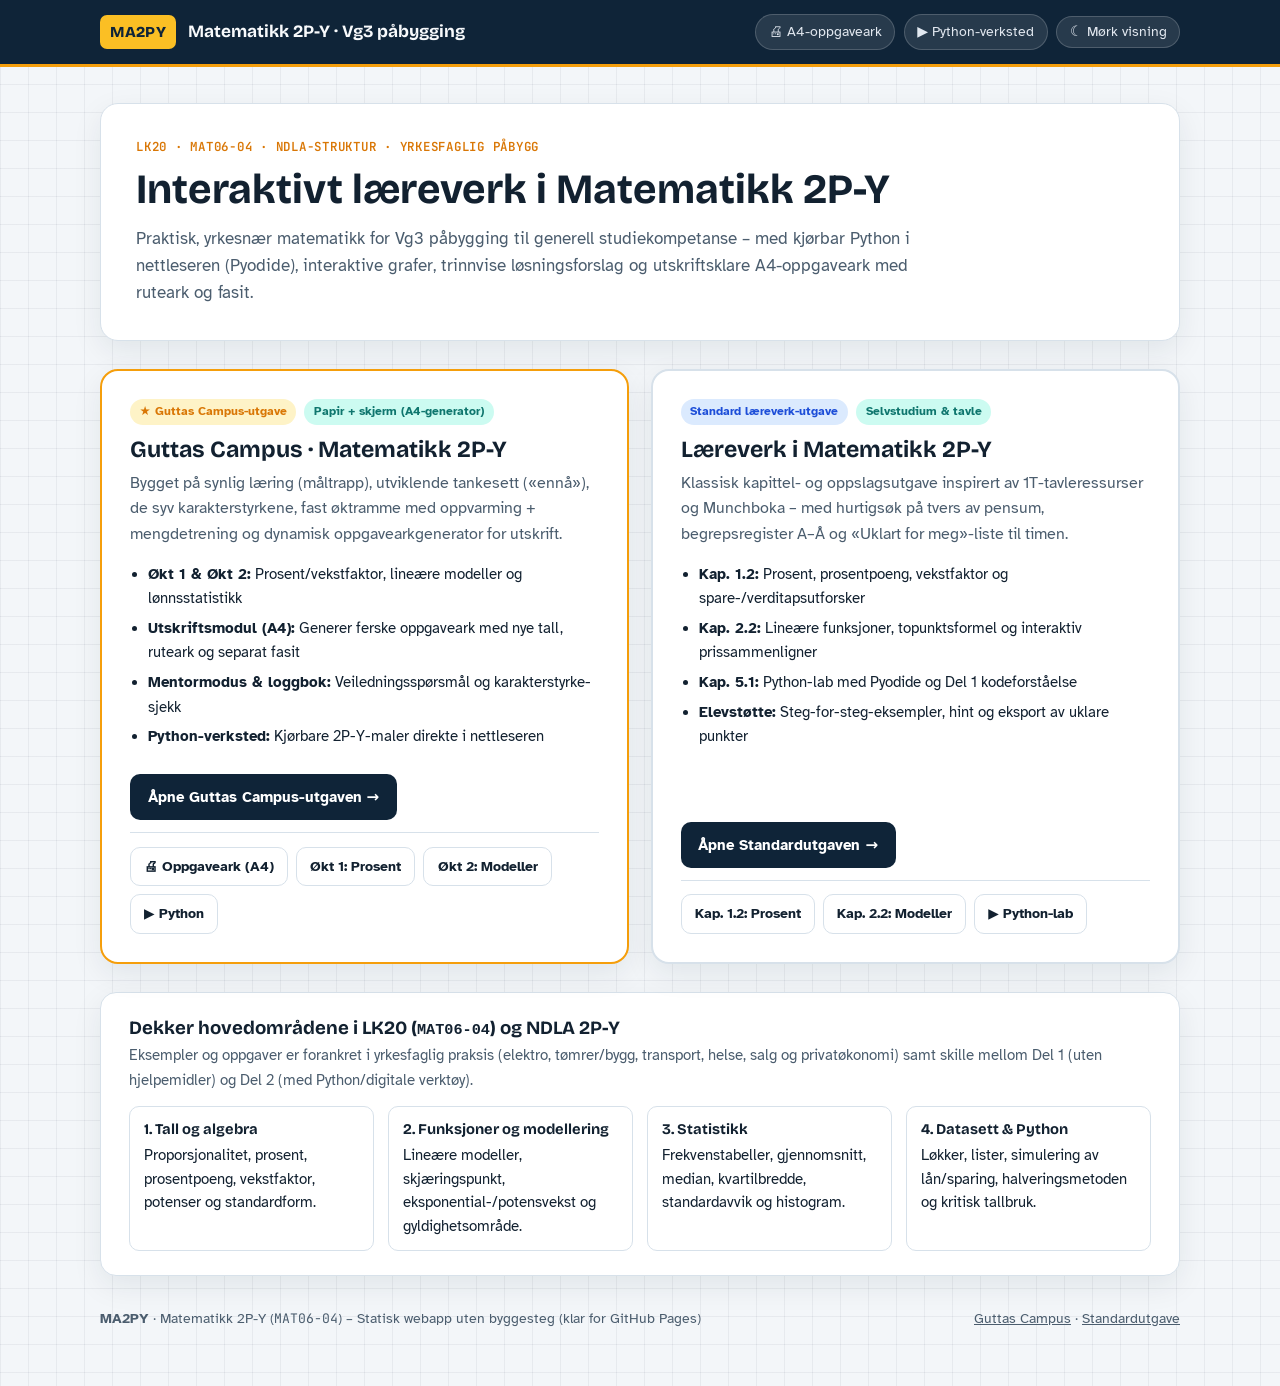
<file: index.html>
<!DOCTYPE html>
<html lang="nb">
<head>
  <meta charset="UTF-8">
  <meta name="viewport" content="width=device-width, initial-scale=1.0">
  <meta name="description" content="MA2PY – Interaktivt læreverk og oppgavearkgenerator i Matematikk 2P-Y (LK20 MAT06-04) for Vg3 påbygging til generell studiekompetanse.">
  <title>MA2PY · Matematikk 2P-Y (Vg3 påbygging)</title>
  <link rel="preconnect" href="https://fonts.googleapis.com">
  <link rel="preconnect" href="https://fonts.gstatic.com" crossorigin>
  <link href="https://fonts.googleapis.com/css2?family=Atkinson+Hyperlegible:ital,wght@0,400;0,700;1,400&family=Bricolage+Grotesque:opsz,wght@12..96,600;12..96,700;12..96,800&family=JetBrains+Mono:wght@400;600&display=swap" rel="stylesheet">
  <link rel="icon" href="data:image/svg+xml,%3Csvg xmlns='http://www.w3.org/2000/svg' viewBox='0 0 32 32'%3E%3Crect width='32' height='32' rx='6' fill='%230f2438'/%3E%3Ctext x='16' y='21' text-anchor='middle' fill='%23fbbf24' font-family='sans-serif' font-weight='800' font-size='10'%3E2P-Y%3C/text%3E%3C/svg%3E">
  <style>
    :root {
      --bg: #f3f6f9;
      --grid: rgba(15, 36, 56, 0.055);
      --card: #ffffff;
      --text: #122130;
      --muted: #4b5d6e;
      --border: #d7e1ea;
      --navy: #0f2438;
      --navy-soft: #1c3b59;
      --amber: #d97706;
      --amber-bg: #fef3c7;
      --green: #0f766e;
      --green-bg: #ccfbf1;
      --blue: #1d4ed8;
      --blue-bg: #dbeafe;
      --shadow: 0 10px 30px rgba(15, 36, 56, 0.08);
    }

    [data-theme="dark"] {
      --bg: #0b1520;
      --grid: rgba(148, 163, 184, 0.06);
      --card: #132232;
      --text: #e8eff6;
      --muted: #9fb2c4;
      --border: #25394d;
      --navy: #f8fafc;
      --navy-soft: #38bdf8;
      --amber: #fbbf24;
      --amber-bg: rgba(251, 191, 36, 0.14);
      --green: #2dd4bf;
      --green-bg: rgba(45, 212, 191, 0.14);
      --blue: #60a5fa;
      --blue-bg: rgba(96, 165, 250, 0.14);
      --shadow: 0 12px 32px rgba(0, 0, 0, 0.35);
    }

    * { box-sizing: border-box; }

    body {
      margin: 0;
      font-family: 'Atkinson Hyperlegible', system-ui, -apple-system, sans-serif;
      color: var(--text);
      background-color: var(--bg);
      background-image:
        linear-gradient(to right, var(--grid) 1px, transparent 1px),
        linear-gradient(to bottom, var(--grid) 1px, transparent 1px);
      background-size: 28px 28px;
      line-height: 1.6;
    }

    .topbar {
      background: #0f2438;
      color: #f8fafc;
      border-bottom: 3px solid #f59e0b;
    }

    .topbar-inner {
      max-width: 1120px;
      margin: 0 auto;
      padding: 0.85rem 1.25rem;
      display: flex;
      align-items: center;
      justify-content: space-between;
      gap: 1rem;
      flex-wrap: wrap;
    }

    .brand {
      display: flex;
      align-items: center;
      gap: 0.75rem;
      text-decoration: none;
      color: inherit;
    }

    .brand-badge {
      background: #fbbf24;
      color: #0f2438;
      font-family: 'Bricolage Grotesque', sans-serif;
      font-weight: 800;
      padding: 0.3rem 0.65rem;
      border-radius: 7px;
      font-size: 0.95rem;
      letter-spacing: 0.02em;
    }

    .brand-title {
      font-family: 'Bricolage Grotesque', sans-serif;
      font-weight: 700;
      font-size: 1.08rem;
    }

    .top-actions {
      display: flex;
      align-items: center;
      gap: 0.55rem;
      flex-wrap: wrap;
    }

    .top-pill {
      color: #e2e8f0;
      background: rgba(255, 255, 255, 0.1);
      border: 1px solid rgba(255, 255, 255, 0.18);
      padding: 0.38rem 0.78rem;
      border-radius: 999px;
      font-size: 0.88rem;
      text-decoration: none;
      cursor: pointer;
      font-family: inherit;
    }

    .top-pill:hover {
      background: rgba(255, 255, 255, 0.18);
    }

    .container {
      max-width: 1120px;
      margin: 0 auto;
      padding: 2.25rem 1.25rem 3.5rem;
    }

    .hero {
      background: var(--card);
      border: 1px solid var(--border);
      border-radius: 18px;
      padding: 2.1rem 2.2rem;
      box-shadow: var(--shadow);
      margin-bottom: 1.75rem;
    }

    .eyebrow {
      margin: 0 0 0.45rem;
      font-family: 'JetBrains Mono', monospace;
      font-size: 0.78rem;
      font-weight: 600;
      letter-spacing: 0.06em;
      text-transform: uppercase;
      color: var(--amber);
    }

    h1, h2, h3 {
      font-family: 'Bricolage Grotesque', sans-serif;
      line-height: 1.2;
      margin-top: 0;
    }

    h1 {
      font-size: clamp(1.85rem, 3.4vw, 2.6rem);
      margin-bottom: 0.65rem;
    }

    .lead {
      margin: 0;
      max-width: 74ch;
      color: var(--muted);
      font-size: 1.06rem;
    }

    .edition-grid {
      display: grid;
      grid-template-columns: repeat(auto-fit, minmax(320px, 1fr));
      gap: 1.35rem;
      margin-bottom: 1.75rem;
    }

    .edition-card {
      background: var(--card);
      border: 2px solid var(--border);
      border-radius: 18px;
      padding: 1.75rem;
      box-shadow: var(--shadow);
      display: flex;
      flex-direction: column;
      justify-content: space-between;
      gap: 1.25rem;
    }

    .edition-card.featured {
      border-color: #f59e0b;
    }

    .tag-row {
      display: flex;
      gap: 0.5rem;
      flex-wrap: wrap;
      margin-bottom: 0.65rem;
    }

    .tag {
      display: inline-block;
      padding: 0.2rem 0.6rem;
      border-radius: 999px;
      font-size: 0.78rem;
      font-weight: 700;
    }

    .tag-amber { background: var(--amber-bg); color: var(--amber); }
    .tag-green { background: var(--green-bg); color: var(--green); }
    .tag-blue  { background: var(--blue-bg); color: var(--blue); }

    .edition-card h2 {
      font-size: 1.45rem;
      margin-bottom: 0.45rem;
    }

    .edition-card p {
      margin: 0 0 0.9rem;
      color: var(--muted);
    }

    .feature-list {
      margin: 0;
      padding-left: 1.15rem;
      font-size: 0.95rem;
    }

    .feature-list li {
      margin-bottom: 0.35rem;
    }

    .shortcut-grid {
      display: flex;
      flex-wrap: wrap;
      gap: 0.5rem;
      padding-top: 0.85rem;
      border-top: 1px solid var(--border);
    }

    .btn {
      display: inline-flex;
      align-items: center;
      justify-content: center;
      gap: 0.4rem;
      padding: 0.68rem 1.1rem;
      border-radius: 10px;
      font-weight: 700;
      text-decoration: none;
      font-size: 0.95rem;
      transition: transform 0.12s ease, opacity 0.12s ease;
    }

    .btn:hover { transform: translateY(-1px); }

    .btn-primary {
      background: #0f2438;
      color: #ffffff;
    }

    [data-theme="dark"] .btn-primary {
      background: #fbbf24;
      color: #0f2438;
    }

    .btn-secondary {
      background: transparent;
      color: var(--text);
      border: 1px solid var(--border);
      font-weight: 600;
      padding: 0.48rem 0.82rem;
      font-size: 0.86rem;
    }

    .curriculum-box {
      background: var(--card);
      border: 1px solid var(--border);
      border-radius: 16px;
      padding: 1.5rem 1.75rem;
      box-shadow: var(--shadow);
    }

    .curriculum-grid {
      display: grid;
      grid-template-columns: repeat(auto-fit, minmax(230px, 1fr));
      gap: 0.85rem;
      margin-top: 0.9rem;
    }

    .topic-pill {
      border: 1px solid var(--border);
      border-radius: 10px;
      padding: 0.7rem 0.9rem;
      font-size: 0.92rem;
    }

    .topic-pill strong {
      display: block;
      font-family: 'Bricolage Grotesque', sans-serif;
      margin-bottom: 0.15rem;
    }

    footer {
      margin-top: 2rem;
      display: flex;
      justify-content: space-between;
      flex-wrap: wrap;
      gap: 0.75rem;
      color: var(--muted);
      font-size: 0.88rem;
    }

    footer code {
      font-family: 'JetBrains Mono', monospace;
      font-size: 0.82rem;
    }
  </style>
</head>
<body>
  <header class="topbar">
    <div class="topbar-inner">
      <a class="brand" href="index.html">
        <span class="brand-badge">MA2PY</span>
        <span class="brand-title">Matematikk 2P-Y · Vg3 påbygging</span>
      </a>
      <div class="top-actions">
        <a class="top-pill" href="matte2py-guttas-campus/oppgaveark.html">🖨 A4-oppgaveark</a>
        <a class="top-pill" href="matte2py-guttas-campus/python-lab.html">▶ Python-verksted</a>
        <button type="button" class="top-pill" id="theme-toggle" aria-pressed="false">☾ Mørk visning</button>
      </div>
    </div>
  </header>

  <main class="container">
    <section class="hero">
      <p class="eyebrow">LK20 · MAT06-04 · NDLA-STRUKTUR · YRKESFAGLIG PÅBYGG</p>
      <h1>Interaktivt læreverk i Matematikk 2P-Y</h1>
      <p class="lead">
        Praktisk, yrkesnær matematikk for Vg3 påbygging til generell studiekompetanse – med kjørbar Python i nettleseren (Pyodide), interaktive grafer, trinnvise løsningsforslag og utskriftsklare A4-oppgaveark med ruteark og fasit.
      </p>
    </section>

    <section class="edition-grid" aria-label="Velg utgave">
      <article class="edition-card featured">
        <div>
          <div class="tag-row">
            <span class="tag tag-amber">★ Guttas Campus-utgave</span>
            <span class="tag tag-green">Papir + skjerm (A4-generator)</span>
          </div>
          <h2>Guttas Campus · Matematikk 2P-Y</h2>
          <p>
            Bygget på synlig læring (måltrapp), utviklende tankesett («ennå»), de syv karakterstyrkene, fast øktramme med oppvarming + mengdetrening og dynamisk oppgavearkgenerator for utskrift.
          </p>
          <ul class="feature-list">
            <li><strong>Økt 1 &amp; Økt 2:</strong> Prosent/vekstfaktor, lineære modeller og lønnsstatistikk</li>
            <li><strong>Utskriftsmodul (A4):</strong> Generer ferske oppgaveark med nye tall, ruteark og separat fasit</li>
            <li><strong>Mentormodus &amp; loggbok:</strong> Veiledningsspørsmål og karakterstyrke-sjekk</li>
            <li><strong>Python-verksted:</strong> Kjørbare 2P-Y-maler direkte i nettleseren</li>
          </ul>
        </div>
        <div>
          <div style="margin-bottom:0.75rem">
            <a class="btn btn-primary" href="matte2py-guttas-campus/index.html">Åpne Guttas Campus-utgaven →</a>
          </div>
          <div class="shortcut-grid">
            <a class="btn btn-secondary" href="matte2py-guttas-campus/oppgaveark.html">🖨 Oppgaveark (A4)</a>
            <a class="btn btn-secondary" href="matte2py-guttas-campus/okt-prosent-vekst.html">Økt 1: Prosent</a>
            <a class="btn btn-secondary" href="matte2py-guttas-campus/okt-funksjoner-statistikk.html">Økt 2: Modeller</a>
            <a class="btn btn-secondary" href="matte2py-guttas-campus/python-lab.html">▶ Python</a>
          </div>
        </div>
      </article>

      <article class="edition-card">
        <div>
          <div class="tag-row">
            <span class="tag tag-blue">Standard læreverk-utgave</span>
            <span class="tag tag-green">Selvstudium &amp; tavle</span>
          </div>
          <h2>Læreverk i Matematikk 2P-Y</h2>
          <p>
            Klassisk kapittel- og oppslagsutgave inspirert av 1T-tavleressurser og Munchboka – med hurtigsøk på tvers av pensum, begrepsregister A–Å og «Uklart for meg»-liste til timen.
          </p>
          <ul class="feature-list">
            <li><strong>Kap. 1.2:</strong> Prosent, prosentpoeng, vekstfaktor og spare-/verditapsutforsker</li>
            <li><strong>Kap. 2.2:</strong> Lineære funksjoner, topunktsformel og interaktiv prissammenligner</li>
            <li><strong>Kap. 5.1:</strong> Python-lab med Pyodide og Del 1 kodeforståelse</li>
            <li><strong>Elevstøtte:</strong> Steg-for-steg-eksempler, hint og eksport av uklare punkter</li>
          </ul>
        </div>
        <div>
          <div style="margin-bottom:0.75rem">
            <a class="btn btn-primary" href="matte2py/index.html">Åpne Standardutgaven →</a>
          </div>
          <div class="shortcut-grid">
            <a class="btn btn-secondary" href="matte2py/prosent-vekst.html">Kap. 1.2: Prosent</a>
            <a class="btn btn-secondary" href="matte2py/lineare-modeller.html">Kap. 2.2: Modeller</a>
            <a class="btn btn-secondary" href="matte2py/python-lab.html">▶ Python-lab</a>
          </div>
        </div>
      </article>
    </section>

    <section class="curriculum-box">
      <h3 style="margin-bottom:0.25rem">Dekker hovedområdene i LK20 (<code>MAT06-04</code>) og NDLA 2P-Y</h3>
      <p style="margin:0;color:var(--muted);font-size:0.95rem">
        Eksempler og oppgaver er forankret i yrkesfaglig praksis (elektro, tømrer/bygg, transport, helse, salg og privatøkonomi) samt skille mellom Del 1 (uten hjelpemidler) og Del 2 (med Python/digitale verktøy).
      </p>
      <div class="curriculum-grid">
        <div class="topic-pill"><strong>1. Tall og algebra</strong>Proporsjonalitet, prosent, prosentpoeng, vekstfaktor, potenser og standardform.</div>
        <div class="topic-pill"><strong>2. Funksjoner og modellering</strong>Lineære modeller, skjæringspunkt, eksponential-/potensvekst og gyldighetsområde.</div>
        <div class="topic-pill"><strong>3. Statistikk</strong>Frekvenstabeller, gjennomsnitt, median, kvartilbredde, standardavvik og histogram.</div>
        <div class="topic-pill"><strong>4. Datasett &amp; Python</strong>Løkker, lister, simulering av lån/sparing, halveringsmetoden og kritisk tallbruk.</div>
      </div>
    </section>

    <footer>
      <span><strong>MA2PY</strong> · Matematikk 2P-Y (<code>MAT06-04</code>) – Statisk webapp uten byggesteg (klar for GitHub Pages)</span>
      <span><a href="matte2py-guttas-campus/index.html" style="color:inherit">Guttas Campus</a> · <a href="matte2py/index.html" style="color:inherit">Standardutgave</a></span>
    </footer>
  </main>

  <script>
    (function () {
      var KEY = 'ma2py-portal-theme';
      var btn = document.getElementById('theme-toggle');
      function apply(theme) {
        if (theme === 'dark') {
          document.documentElement.setAttribute('data-theme', 'dark');
          btn.textContent = '☀ Lys visning';
          btn.setAttribute('aria-pressed', 'true');
        } else {
          document.documentElement.removeAttribute('data-theme');
          btn.textContent = '☾ Mørk visning';
          btn.setAttribute('aria-pressed', 'false');
        }
      }
      var saved = localStorage.getItem(KEY);
      if (saved) apply(saved);
      btn.addEventListener('click', function () {
        var next = document.documentElement.getAttribute('data-theme') === 'dark' ? 'light' : 'dark';
        localStorage.setItem(KEY, next);
        apply(next);
      });
    })();
  </script>
</body>
</html>
</file>
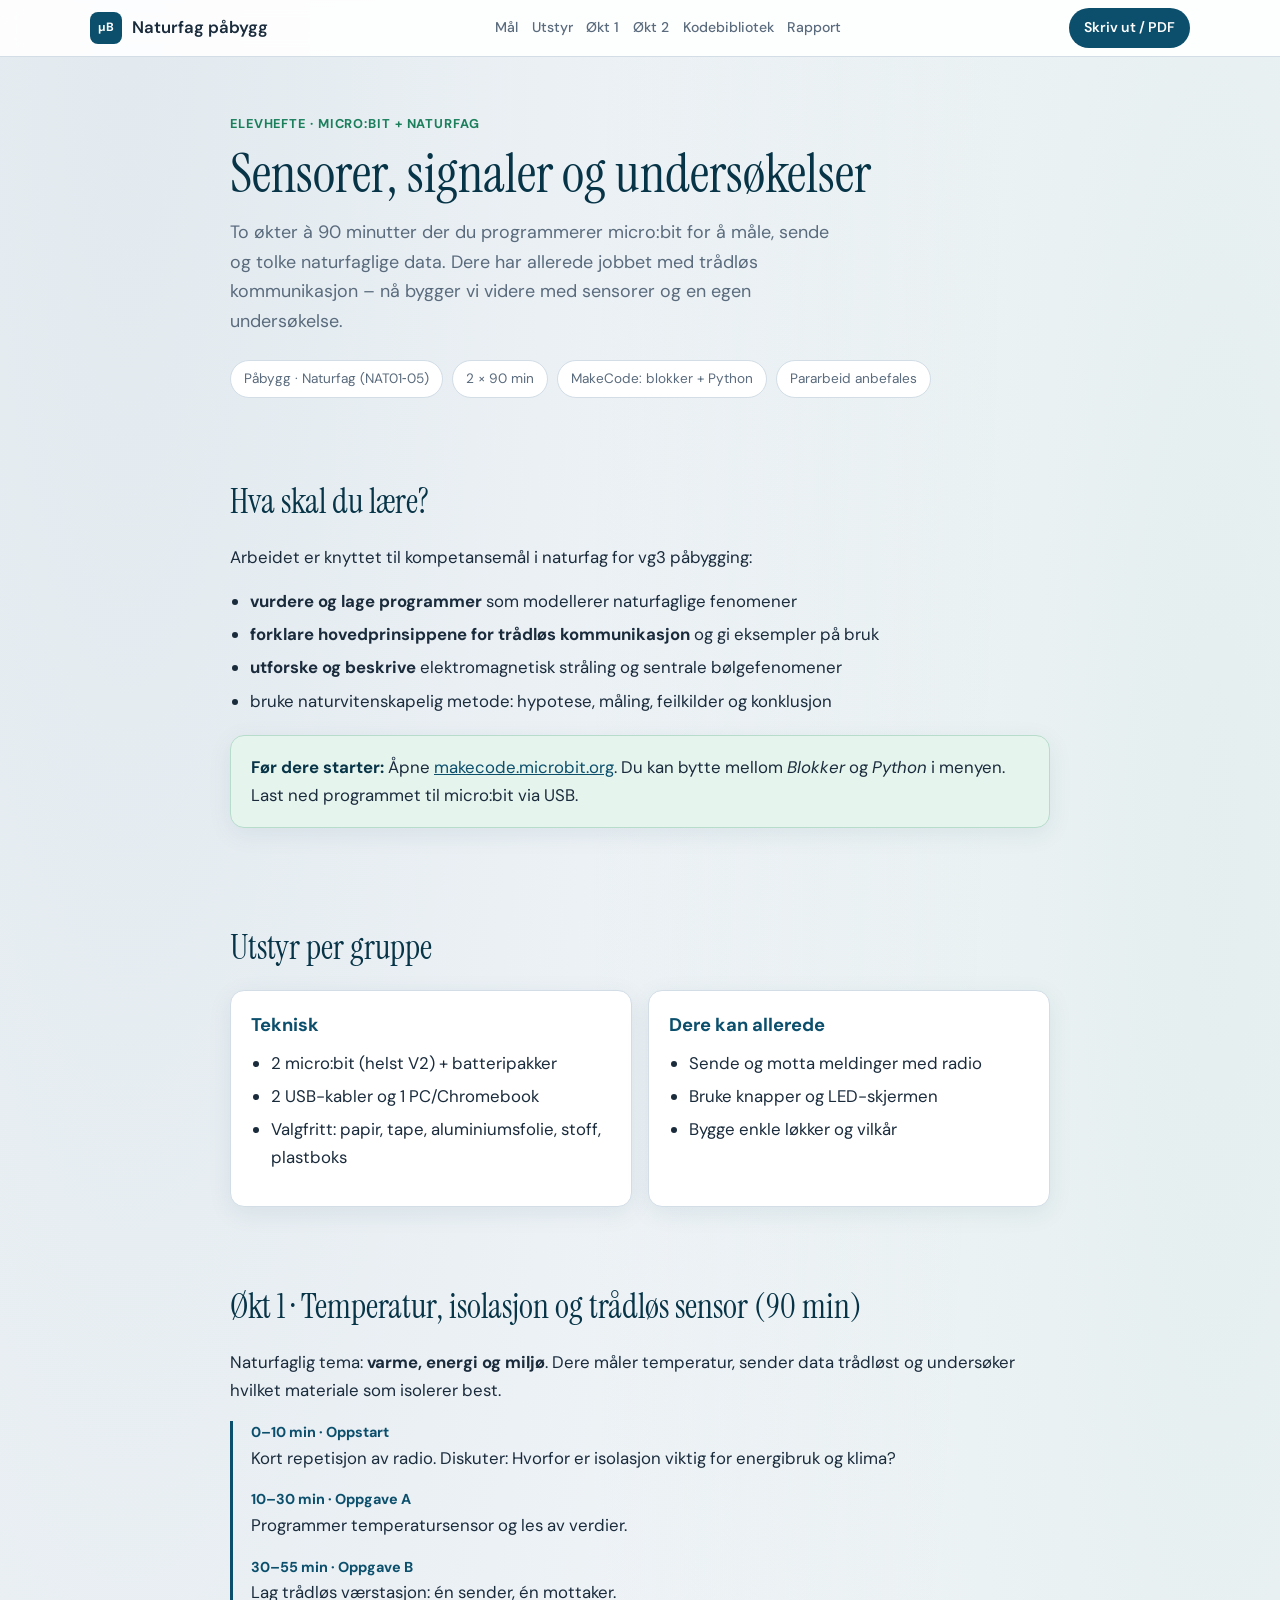
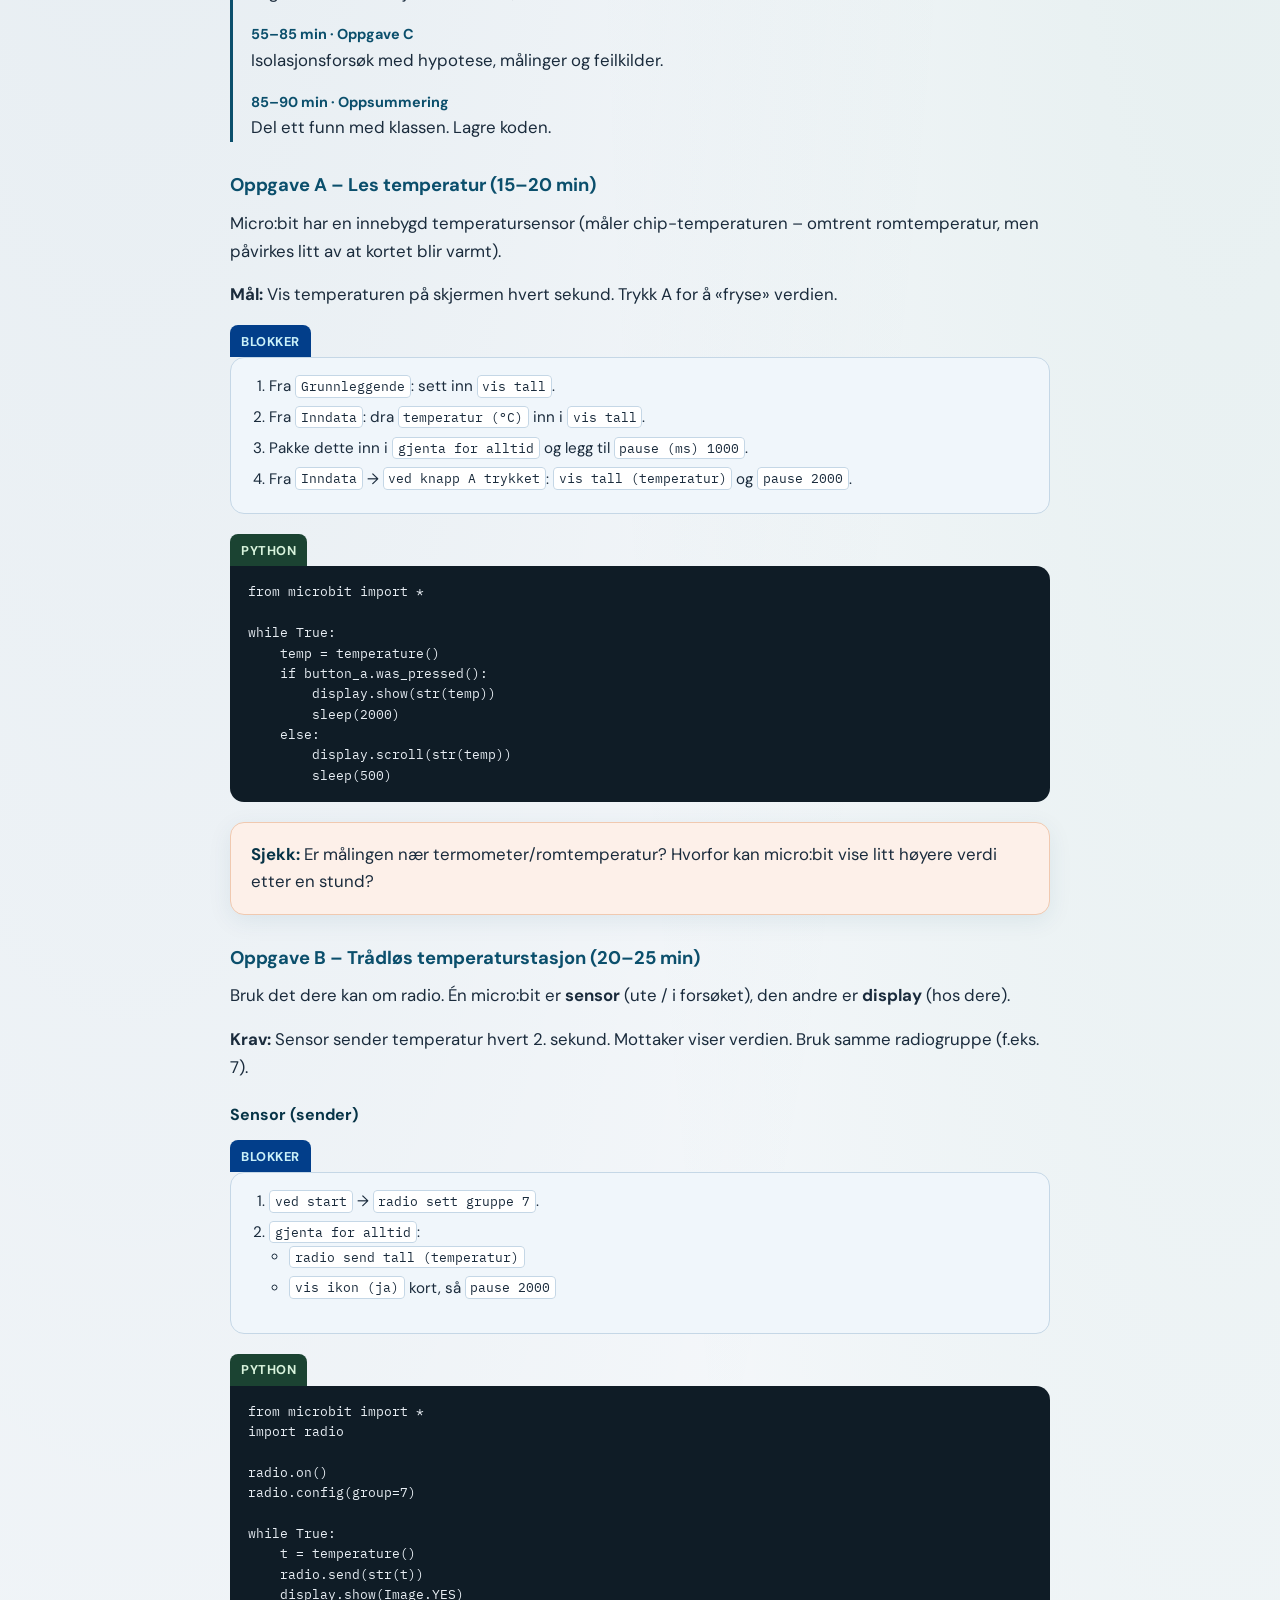
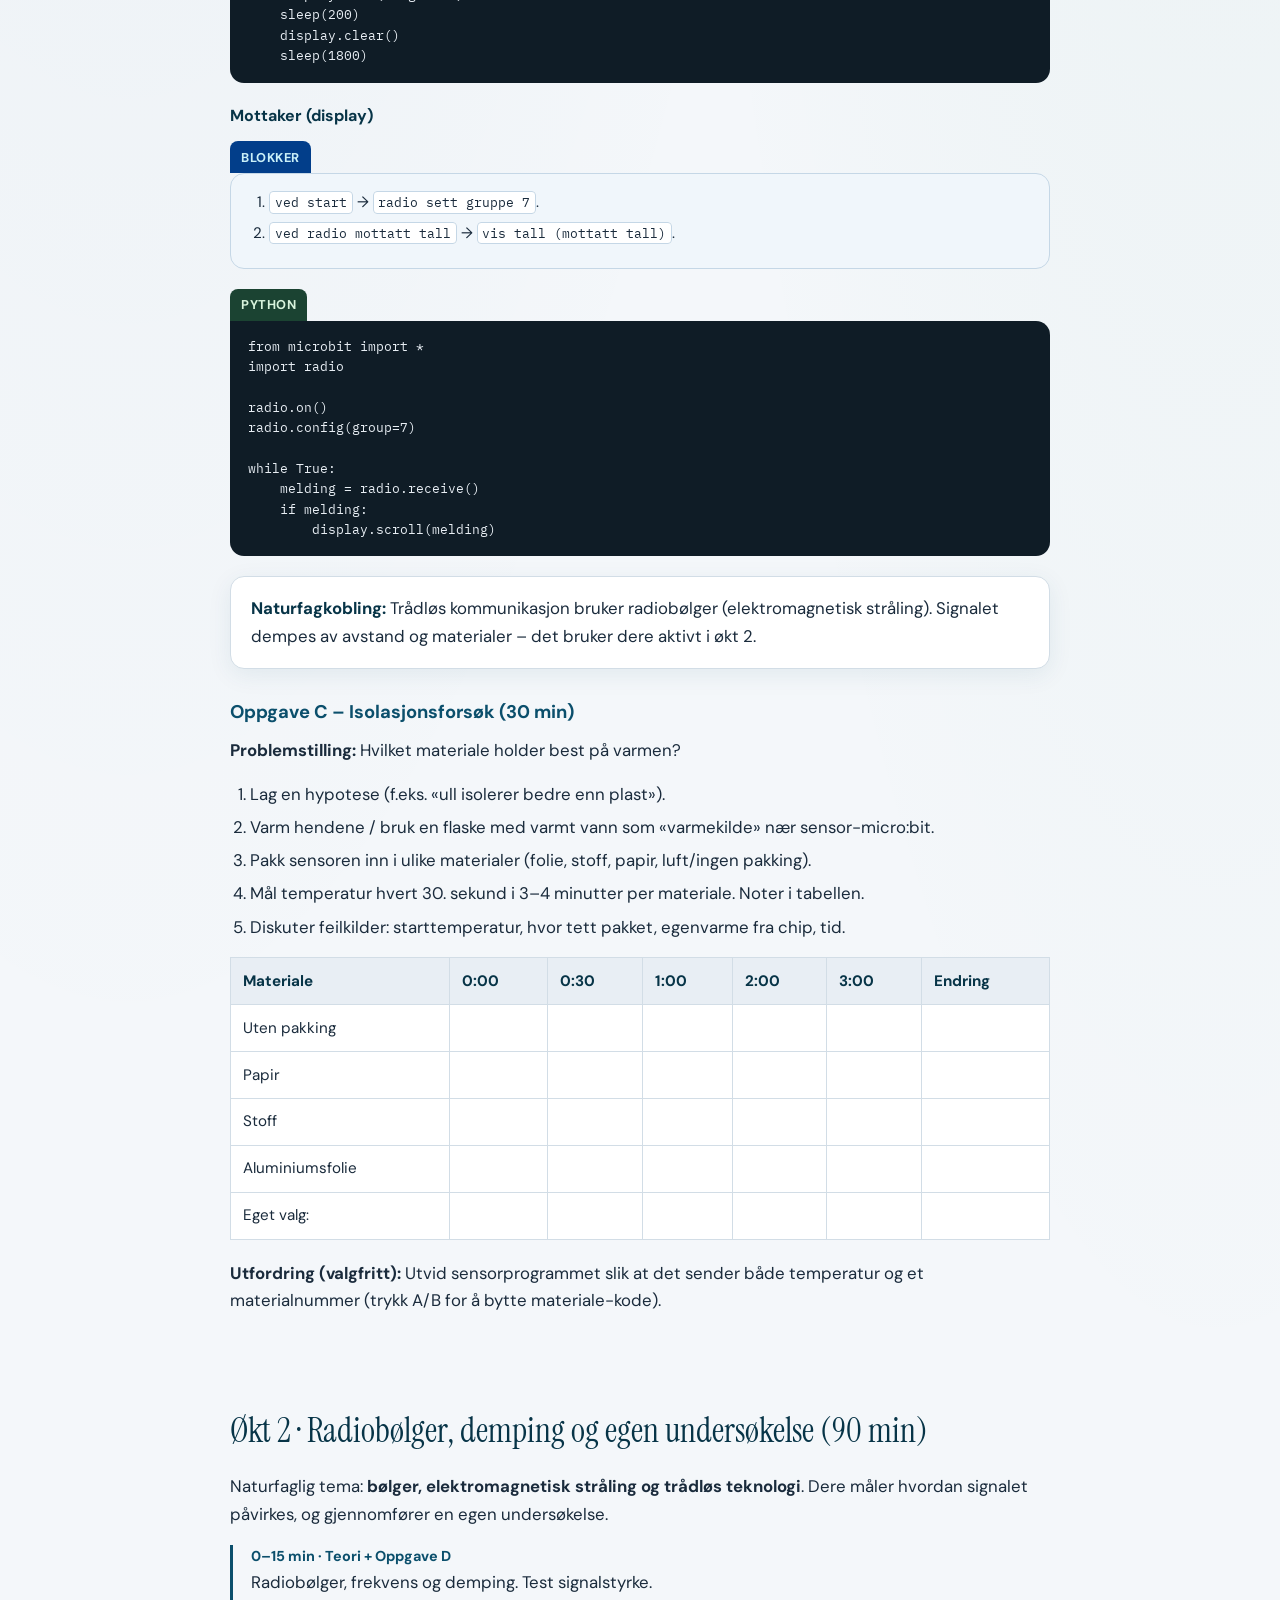
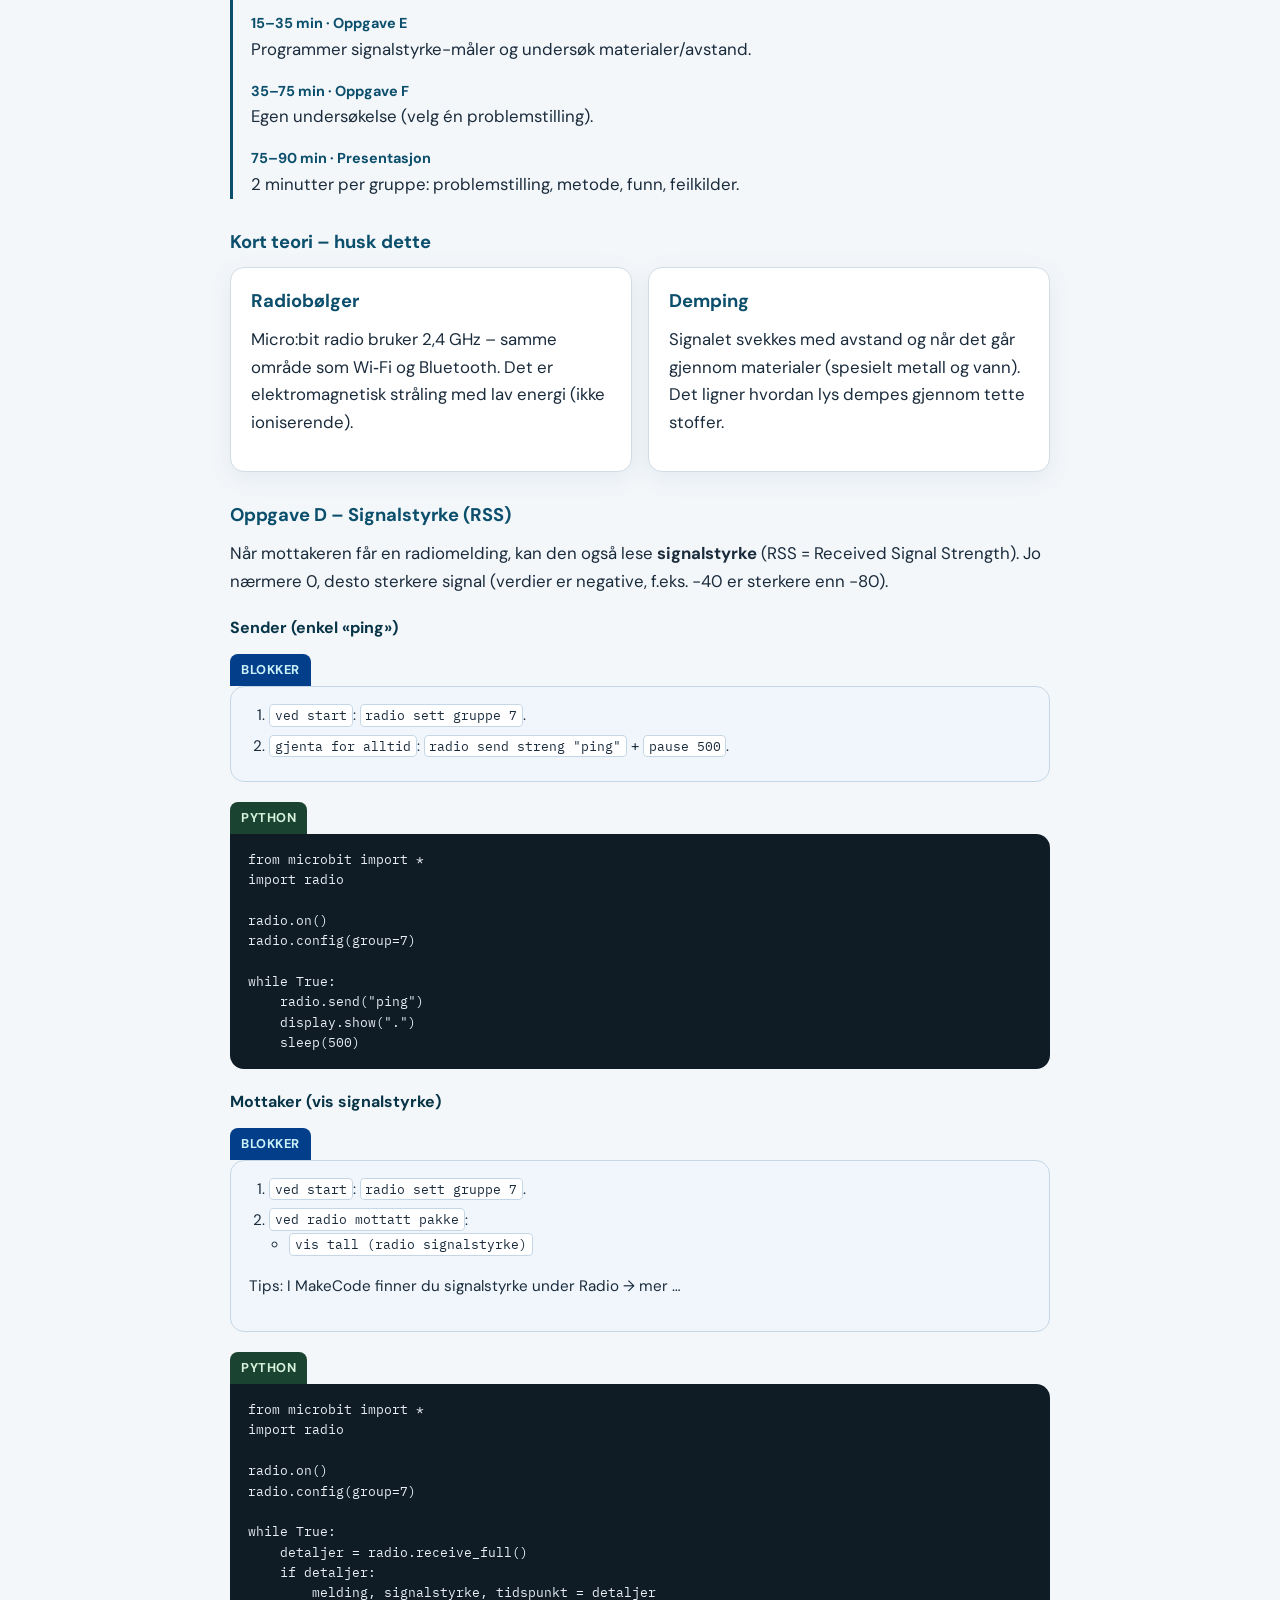
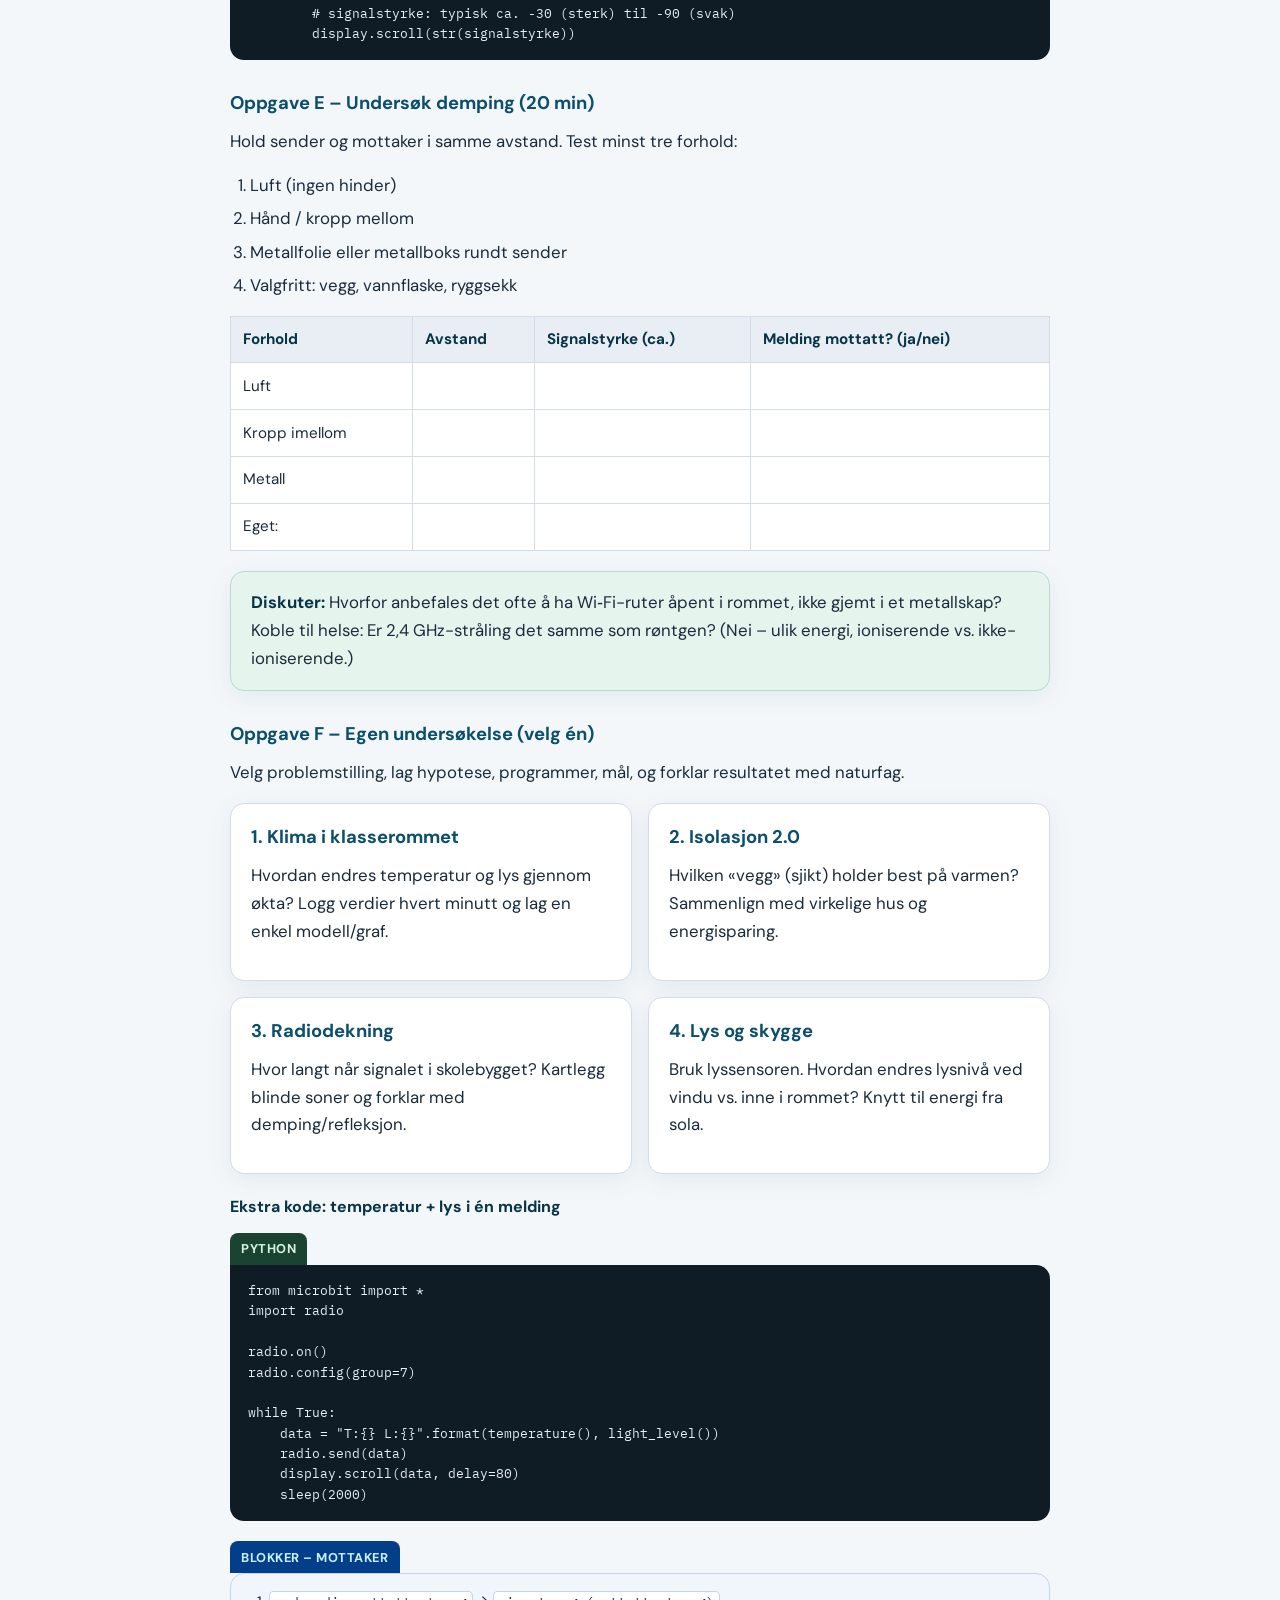
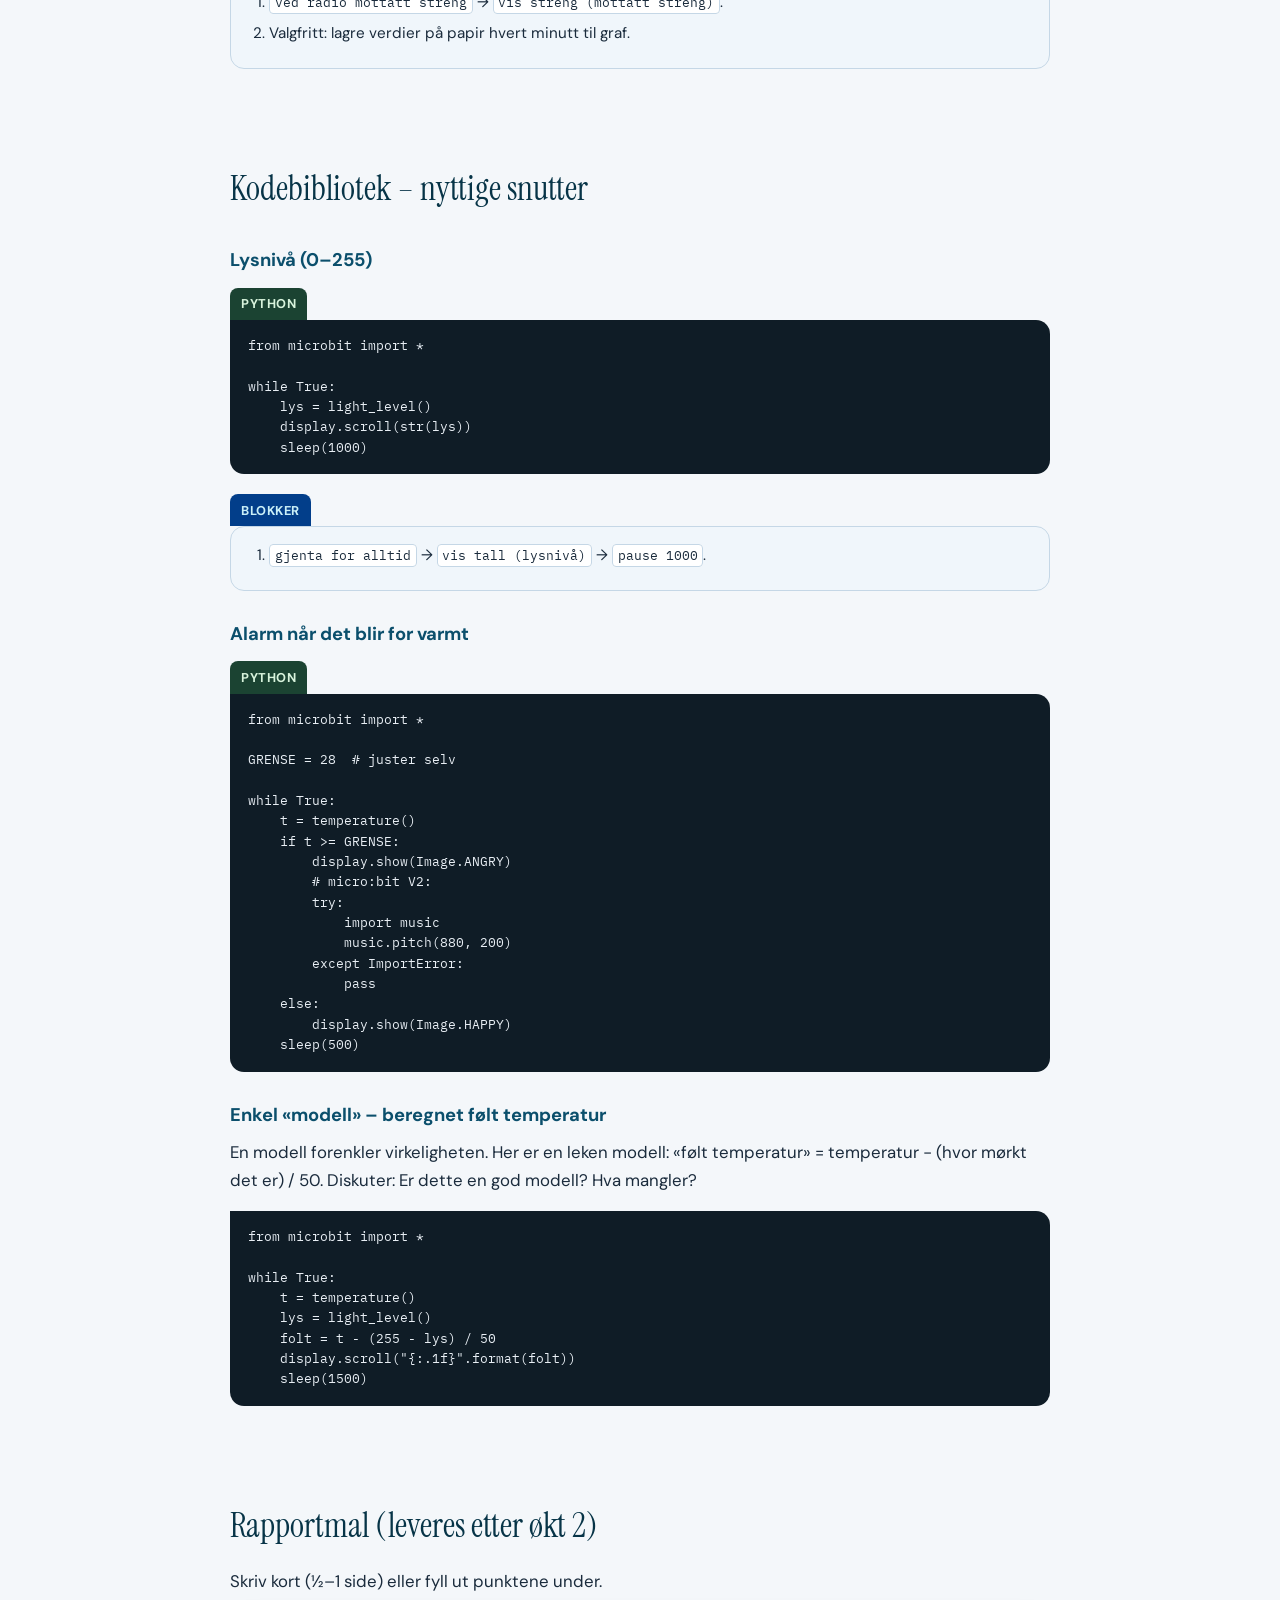
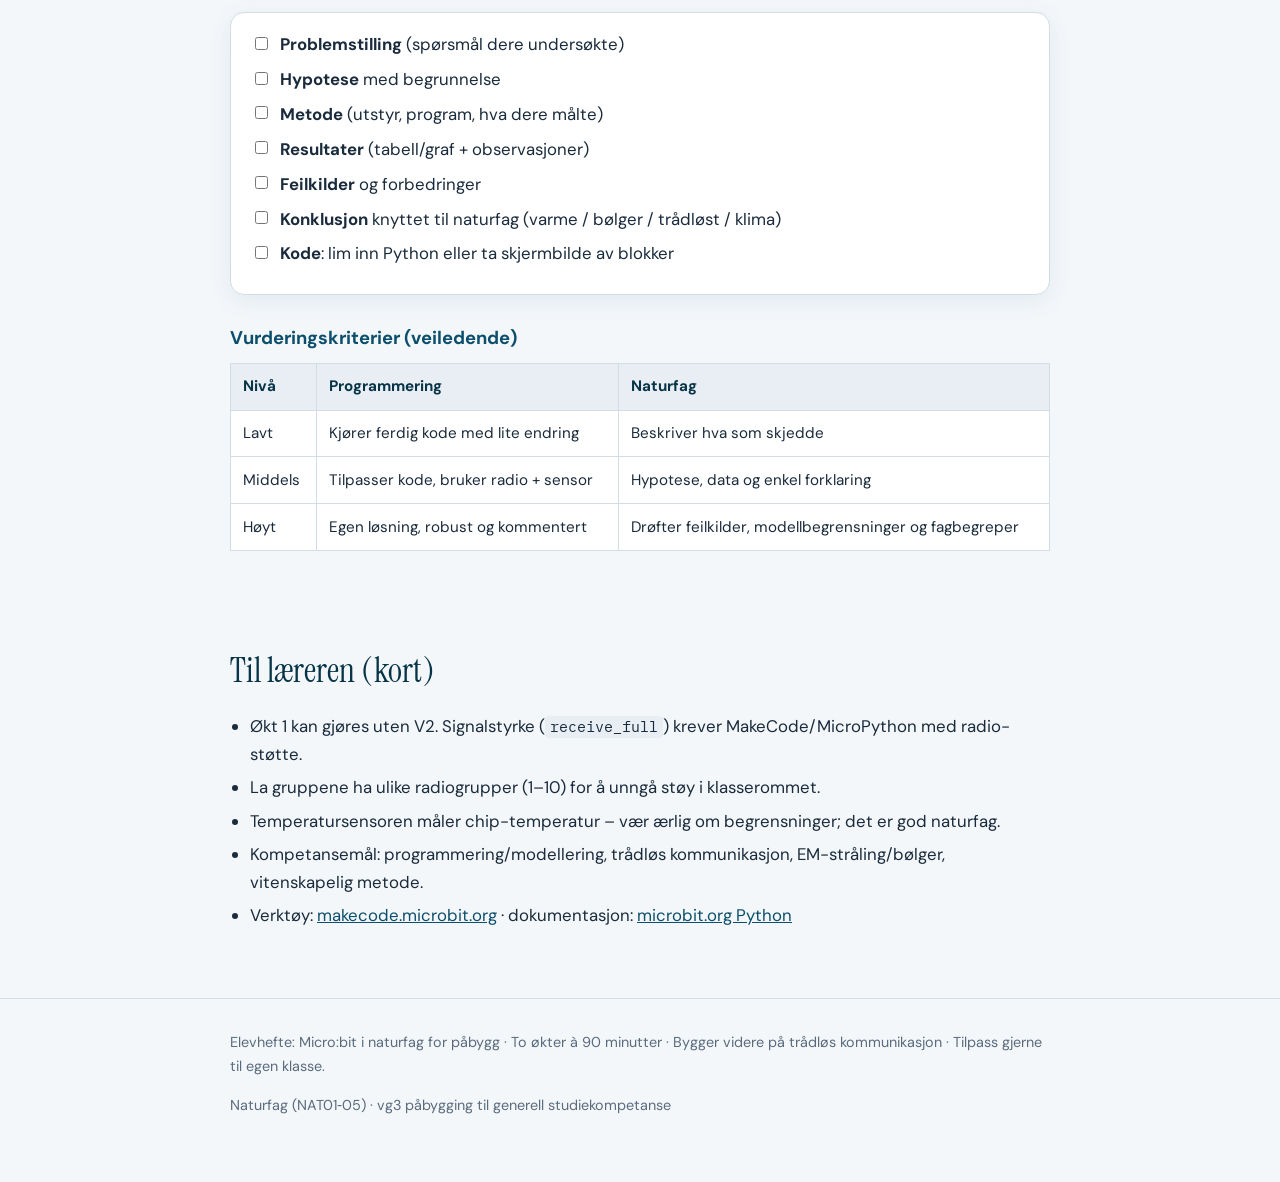
<file: microbit-naturfag-pabygg.html>
<!DOCTYPE html>
<html lang="nb">
<head>
  <meta charset="UTF-8">
  <meta name="viewport" content="width=device-width, initial-scale=1.0">
  <meta name="description" content="Elevhefte: Micro:bit og naturfag for påbygg – to økter à 90 minutter med sensorer, trådløs kommunikasjon og undersøkelse.">
  <title>Micro:bit i naturfag – Påbygg | Elevhefte</title>
  <link rel="preconnect" href="https://fonts.googleapis.com">
  <link rel="preconnect" href="https://fonts.gstatic.com" crossorigin>
  <link href="https://fonts.googleapis.com/css2?family=DM+Sans:ital,opsz,wght@0,9..40,400;0,9..40,500;0,9..40,600;0,9..40,700;1,9..40,400&family=IBM+Plex+Mono:wght@400;500&family=Instrument+Serif:ital@0;1&display=swap" rel="stylesheet">
  <style>
    :root {
      --bg: #f4f7fa;
      --bg-alt: #e8eef4;
      --surface: #ffffff;
      --text: #1a2b3c;
      --muted: #5a6b7d;
      --primary: #0b4f6c;
      --primary-dark: #073447;
      --accent: #1b7f5c;
      --accent-soft: #e6f4ee;
      --warm: #c45c26;
      --warm-soft: #fdf0e9;
      --border: #d2dde6;
      --code-bg: #0f1c26;
      --code-text: #e8eef4;
      --radius: 14px;
      --shadow: 0 6px 24px rgba(11, 79, 108, 0.08);
      --font: "DM Sans", system-ui, sans-serif;
      --serif: "Instrument Serif", Georgia, serif;
      --mono: "IBM Plex Mono", ui-monospace, monospace;
      --max: 820px;
    }

    * { box-sizing: border-box; }
    html { scroll-behavior: smooth; scroll-padding-top: 4.5rem; }
    body {
      margin: 0;
      font-family: var(--font);
      font-size: 1.05rem;
      line-height: 1.65;
      color: var(--text);
      background:
        radial-gradient(ellipse 70% 40% at 10% 0%, rgba(11, 79, 108, 0.08), transparent),
        radial-gradient(ellipse 50% 35% at 95% 8%, rgba(27, 127, 92, 0.07), transparent),
        var(--bg);
    }

    .skip { position: absolute; left: -9999px; }
    .skip:focus { left: 1rem; top: 1rem; background: var(--primary); color: #fff; padding: 0.5rem 1rem; z-index: 99; }

    .topbar {
      position: sticky;
      top: 0;
      z-index: 50;
      backdrop-filter: blur(10px);
      background: rgba(255, 255, 255, 0.9);
      border-bottom: 1px solid var(--border);
    }
    .topbar-inner {
      width: min(100% - 2rem, 1100px);
      margin: 0 auto;
      display: flex;
      align-items: center;
      justify-content: space-between;
      gap: 1rem;
      min-height: 3.5rem;
    }
    .brand {
      display: flex;
      align-items: center;
      gap: 0.6rem;
      text-decoration: none;
      color: var(--text);
      font-weight: 600;
    }
    .brand-mark {
      width: 2rem;
      height: 2rem;
      display: grid;
      place-items: center;
      background: var(--primary);
      color: #fff;
      border-radius: 8px;
      font-size: 0.75rem;
      font-weight: 700;
    }
    .topnav {
      display: flex;
      flex-wrap: wrap;
      gap: 0.85rem;
    }
    .topnav a {
      color: var(--muted);
      text-decoration: none;
      font-size: 0.88rem;
      font-weight: 500;
    }
    .topnav a:hover { color: var(--primary); }

    .wrap { width: min(100% - 2rem, var(--max)); margin: 0 auto; }

    .hero {
      padding: 3.5rem 0 2.5rem;
    }
    .eyebrow {
      margin: 0 0 0.6rem;
      font-size: 0.8rem;
      font-weight: 700;
      letter-spacing: 0.07em;
      text-transform: uppercase;
      color: var(--accent);
    }
    .hero h1 {
      margin: 0 0 0.85rem;
      font-family: var(--serif);
      font-size: clamp(2.2rem, 5vw, 3.4rem);
      font-weight: 400;
      line-height: 1.12;
      color: var(--primary-dark);
    }
    .hero-lead {
      margin: 0 0 1.5rem;
      color: var(--muted);
      font-size: 1.12rem;
      max-width: 52ch;
    }
    .meta-row {
      display: flex;
      flex-wrap: wrap;
      gap: 0.6rem;
    }
    .chip {
      display: inline-flex;
      align-items: center;
      gap: 0.35rem;
      padding: 0.4rem 0.8rem;
      background: var(--surface);
      border: 1px solid var(--border);
      border-radius: 999px;
      font-size: 0.85rem;
      color: var(--muted);
    }

    section { padding: 2.25rem 0; }
    h2 {
      margin: 0 0 0.85rem;
      font-family: var(--serif);
      font-size: clamp(1.7rem, 3.5vw, 2.15rem);
      font-weight: 400;
      color: var(--primary-dark);
    }
    h3 {
      margin: 1.75rem 0 0.6rem;
      font-size: 1.15rem;
      color: var(--primary);
    }
    h4 {
      margin: 1.25rem 0 0.45rem;
      font-size: 1rem;
      color: var(--primary-dark);
    }
    p { margin: 0 0 1rem; }
    ul, ol { margin: 0 0 1rem; padding-left: 1.25rem; }
    li { margin-bottom: 0.35rem; }
    a { color: var(--primary); }

    .callout {
      padding: 1.1rem 1.25rem;
      border-radius: var(--radius);
      border: 1px solid var(--border);
      background: var(--surface);
      box-shadow: var(--shadow);
      margin: 1.25rem 0;
    }
    .callout.green { background: var(--accent-soft); border-color: #b7dccb; }
    .callout.warm { background: var(--warm-soft); border-color: #f0c9b0; }
    .callout strong { color: var(--primary-dark); }

    .grid-2 {
      display: grid;
      grid-template-columns: 1fr 1fr;
      gap: 1rem;
    }
    @media (max-width: 720px) {
      .grid-2 { grid-template-columns: 1fr; }
      .topnav { display: none; }
    }

    .card {
      background: var(--surface);
      border: 1px solid var(--border);
      border-radius: var(--radius);
      padding: 1.15rem 1.25rem;
      box-shadow: var(--shadow);
    }
    .card h3 { margin-top: 0; }

    .timeline {
      border-left: 3px solid var(--primary);
      padding-left: 1.1rem;
      margin: 1rem 0 1.5rem;
    }
    .timeline-item { margin-bottom: 1rem; }
    .timeline-item .time {
      font-weight: 700;
      color: var(--primary);
      font-size: 0.9rem;
    }

    .tabs {
      display: flex;
      gap: 0.4rem;
      margin: 0.75rem 0 0;
    }
    .tab-label {
      font-size: 0.8rem;
      font-weight: 700;
      text-transform: uppercase;
      letter-spacing: 0.04em;
      padding: 0.35rem 0.7rem;
      border-radius: 8px 8px 0 0;
    }
    .tab-label.python { background: #1b4332; color: #d8f3dc; }
    .tab-label.blocks { background: #023e8a; color: #caf0f8; }

    pre {
      margin: 0 0 1.25rem;
      padding: 1rem 1.1rem;
      background: var(--code-bg);
      color: var(--code-text);
      border-radius: 0 var(--radius) var(--radius) var(--radius);
      overflow-x: auto;
      font-family: var(--mono);
      font-size: 0.82rem;
      line-height: 1.55;
    }
    code {
      font-family: var(--mono);
      font-size: 0.88em;
      background: var(--bg-alt);
      padding: 0.1em 0.35em;
      border-radius: 4px;
    }
    pre code { background: none; padding: 0; color: inherit; font-size: inherit; }

    .block-steps {
      background: #f0f6fb;
      border: 1px solid #c5d7e6;
      border-radius: var(--radius);
      padding: 1rem 1.15rem;
      margin: 0 0 1.25rem;
      font-size: 0.95rem;
    }
    .block-steps ol { margin-bottom: 0; }
    .block-steps li code {
      background: #fff;
      border: 1px solid #c5d7e6;
    }

    table {
      width: 100%;
      border-collapse: collapse;
      margin: 0 0 1.25rem;
      font-size: 0.95rem;
      background: var(--surface);
    }
    th, td {
      border: 1px solid var(--border);
      padding: 0.65rem 0.75rem;
      text-align: left;
      vertical-align: top;
    }
    th { background: var(--bg-alt); color: var(--primary-dark); }

    .checklist label {
      display: flex;
      gap: 0.55rem;
      align-items: flex-start;
      margin-bottom: 0.45rem;
      cursor: pointer;
    }
    .checklist input { margin-top: 0.35rem; }

    .footer {
      padding: 2rem 0 3rem;
      color: var(--muted);
      font-size: 0.9rem;
      border-top: 1px solid var(--border);
      margin-top: 1rem;
    }

    .print-btn {
      display: inline-flex;
      align-items: center;
      gap: 0.4rem;
      padding: 0.55rem 0.95rem;
      background: var(--primary);
      color: #fff;
      border: none;
      border-radius: 999px;
      font: inherit;
      font-size: 0.88rem;
      font-weight: 600;
      cursor: pointer;
    }
    .print-btn:hover { background: var(--primary-dark); }

    @media print {
      .topbar, .print-btn { display: none !important; }
      body { background: #fff; font-size: 11pt; }
      .hero { padding-top: 0; }
      section { padding: 1rem 0; break-inside: avoid; }
      pre, .block-steps, .callout, .card { break-inside: avoid; }
      a { text-decoration: none; color: inherit; }
    }
  </style>
</head>
<body>
  <a class="skip" href="#innhold">Hopp til innhold</a>

  <header class="topbar">
    <div class="topbar-inner">
      <a class="brand" href="#top">
        <span class="brand-mark">µB</span>
        <span>Naturfag påbygg</span>
      </a>
      <nav class="topnav" aria-label="Innhold">
        <a href="#maal">Mål</a>
        <a href="#utstyr">Utstyr</a>
        <a href="#okt1">Økt 1</a>
        <a href="#okt2">Økt 2</a>
        <a href="#kode">Kodebibliotek</a>
        <a href="#rapport">Rapport</a>
      </nav>
      <button class="print-btn" type="button" onclick="window.print()">Skriv ut / PDF</button>
    </div>
  </header>

  <main id="innhold">
    <header class="hero wrap" id="top">
      <p class="eyebrow">Elevhefte · Micro:bit + naturfag</p>
      <h1>Sensorer, signaler og undersøkelser</h1>
      <p class="hero-lead">
        To økter à 90 minutter der du programmerer micro:bit for å måle, sende og
        tolke naturfaglige data. Dere har allerede jobbet med trådløs kommunikasjon –
        nå bygger vi videre med sensorer og en egen undersøkelse.
      </p>
      <div class="meta-row">
        <span class="chip">Påbygg · Naturfag (NAT01‑05)</span>
        <span class="chip">2 × 90 min</span>
        <span class="chip">MakeCode: blokker + Python</span>
        <span class="chip">Pararbeid anbefales</span>
      </div>
    </header>

    <section class="wrap" id="maal">
      <h2>Hva skal du lære?</h2>
      <p>Arbeidet er knyttet til kompetansemål i naturfag for vg3 påbygging:</p>
      <ul>
        <li><strong>vurdere og lage programmer</strong> som modellerer naturfaglige fenomener</li>
        <li><strong>forklare hovedprinsippene for trådløs kommunikasjon</strong> og gi eksempler på bruk</li>
        <li><strong>utforske og beskrive</strong> elektromagnetisk stråling og sentrale bølgefenomener</li>
        <li>bruke naturvitenskapelig metode: hypotese, måling, feilkilder og konklusjon</li>
      </ul>

      <div class="callout green">
        <strong>Før dere starter:</strong> Åpne
        <a href="https://makecode.microbit.org" target="_blank" rel="noopener">makecode.microbit.org</a>.
        Du kan bytte mellom <em>Blokker</em> og <em>Python</em> i menyen.
        Last ned programmet til micro:bit via USB.
      </div>
    </section>

    <section class="wrap" id="utstyr">
      <h2>Utstyr per gruppe</h2>
      <div class="grid-2">
        <div class="card">
          <h3>Teknisk</h3>
          <ul>
            <li>2 micro:bit (helst V2) + batteripakker</li>
            <li>2 USB-kabler og 1 PC/Chromebook</li>
            <li>Valgfritt: papir, tape, aluminiumsfolie, stoff, plastboks</li>
          </ul>
        </div>
        <div class="card">
          <h3>Dere kan allerede</h3>
          <ul>
            <li>Sende og motta meldinger med radio</li>
            <li>Bruke knapper og LED-skjermen</li>
            <li>Bygge enkle løkker og vilkår</li>
          </ul>
        </div>
      </div>
    </section>

    <!-- ========== ØKT 1 ========== -->
    <section class="wrap" id="okt1">
      <h2>Økt 1 · Temperatur, isolasjon og trådløs sensor (90 min)</h2>
      <p>
        Naturfaglig tema: <strong>varme, energi og miljø</strong>. Dere måler temperatur,
        sender data trådløst og undersøker hvilket materiale som isolerer best.
      </p>

      <div class="timeline">
        <div class="timeline-item">
          <div class="time">0–10 min · Oppstart</div>
          <p>Kort repetisjon av radio. Diskuter: Hvorfor er isolasjon viktig for energibruk og klima?</p>
        </div>
        <div class="timeline-item">
          <div class="time">10–30 min · Oppgave A</div>
          <p>Programmer temperatursensor og les av verdier.</p>
        </div>
        <div class="timeline-item">
          <div class="time">30–55 min · Oppgave B</div>
          <p>Lag trådløs værstasjon: én sender, én mottaker.</p>
        </div>
        <div class="timeline-item">
          <div class="time">55–85 min · Oppgave C</div>
          <p>Isolasjonsforsøk med hypotese, målinger og feilkilder.</p>
        </div>
        <div class="timeline-item">
          <div class="time">85–90 min · Oppsummering</div>
          <p>Del ett funn med klassen. Lagre koden.</p>
        </div>
      </div>

      <h3>Oppgave A – Les temperatur (15–20 min)</h3>
      <p>
        Micro:bit har en innebygd temperatursensor (måler chip-temperaturen – omtrent romtemperatur,
        men påvirkes litt av at kortet blir varmt).
      </p>
      <p><strong>Mål:</strong> Vis temperaturen på skjermen hvert sekund. Trykk A for å «fryse» verdien.</p>

      <div class="tabs"><span class="tab-label blocks">Blokker</span></div>
      <div class="block-steps">
        <ol>
          <li>Fra <code>Grunnleggende</code>: sett inn <code>vis tall</code>.</li>
          <li>Fra <code>Inndata</code>: dra <code>temperatur (°C)</code> inn i <code>vis tall</code>.</li>
          <li>Pakke dette inn i <code>gjenta for alltid</code> og legg til <code>pause (ms) 1000</code>.</li>
          <li>Fra <code>Inndata</code> → <code>ved knapp A trykket</code>: <code>vis tall (temperatur)</code> og <code>pause 2000</code>.</li>
        </ol>
      </div>

      <div class="tabs"><span class="tab-label python">Python</span></div>
<pre><code>from microbit import *

while True:
    temp = temperature()
    if button_a.was_pressed():
        display.show(str(temp))
        sleep(2000)
    else:
        display.scroll(str(temp))
        sleep(500)
</code></pre>

      <div class="callout warm">
        <strong>Sjekk:</strong> Er målingen nær termometer/romtemperatur? Hvorfor kan micro:bit vise litt høyere verdi etter en stund?
      </div>

      <h3>Oppgave B – Trådløs temperaturstasjon (20–25 min)</h3>
      <p>
        Bruk det dere kan om radio. Én micro:bit er <strong>sensor</strong> (ute / i forsøket),
        den andre er <strong>display</strong> (hos dere).
      </p>
      <p><strong>Krav:</strong> Sensor sender temperatur hvert 2. sekund. Mottaker viser verdien.
        Bruk samme radiogruppe (f.eks. 7).</p>

      <h4>Sensor (sender)</h4>
      <div class="tabs"><span class="tab-label blocks">Blokker</span></div>
      <div class="block-steps">
        <ol>
          <li><code>ved start</code> → <code>radio sett gruppe 7</code>.</li>
          <li><code>gjenta for alltid</code>:
            <ul>
              <li><code>radio send tall (temperatur)</code></li>
              <li><code>vis ikon (ja)</code> kort, så <code>pause 2000</code></li>
            </ul>
          </li>
        </ol>
      </div>
      <div class="tabs"><span class="tab-label python">Python</span></div>
<pre><code>from microbit import *
import radio

radio.on()
radio.config(group=7)

while True:
    t = temperature()
    radio.send(str(t))
    display.show(Image.YES)
    sleep(200)
    display.clear()
    sleep(1800)
</code></pre>

      <h4>Mottaker (display)</h4>
      <div class="tabs"><span class="tab-label blocks">Blokker</span></div>
      <div class="block-steps">
        <ol>
          <li><code>ved start</code> → <code>radio sett gruppe 7</code>.</li>
          <li><code>ved radio mottatt tall</code> → <code>vis tall (mottatt tall)</code>.</li>
        </ol>
      </div>
      <div class="tabs"><span class="tab-label python">Python</span></div>
<pre><code>from microbit import *
import radio

radio.on()
radio.config(group=7)

while True:
    melding = radio.receive()
    if melding:
        display.scroll(melding)
</code></pre>

      <div class="callout">
        <strong>Naturfagkobling:</strong> Trådløs kommunikasjon bruker radiobølger
        (elektromagnetisk stråling). Signalet dempes av avstand og materialer –
        det bruker dere aktivt i økt 2.
      </div>

      <h3>Oppgave C – Isolasjonsforsøk (30 min)</h3>
      <p><strong>Problemstilling:</strong> Hvilket materiale holder best på varmen?</p>
      <ol>
        <li>Lag en hypotese (f.eks. «ull isolerer bedre enn plast»).</li>
        <li>Varm hendene / bruk en flaske med varmt vann som «varmekilde» nær sensor-micro:bit.</li>
        <li>Pakk sensoren inn i ulike materialer (folie, stoff, papir, luft/ingen pakking).</li>
        <li>Mål temperatur hvert 30. sekund i 3–4 minutter per materiale. Noter i tabellen.</li>
        <li>Diskuter feilkilder: starttemperatur, hvor tett pakket, egenvarme fra chip, tid.</li>
      </ol>

      <table>
        <thead>
          <tr>
            <th>Materiale</th>
            <th>0:00</th>
            <th>0:30</th>
            <th>1:00</th>
            <th>2:00</th>
            <th>3:00</th>
            <th>Endring</th>
          </tr>
        </thead>
        <tbody>
          <tr><td>Uten pakking</td><td></td><td></td><td></td><td></td><td></td><td></td></tr>
          <tr><td>Papir</td><td></td><td></td><td></td><td></td><td></td><td></td></tr>
          <tr><td>Stoff</td><td></td><td></td><td></td><td></td><td></td><td></td></tr>
          <tr><td>Aluminiumsfolie</td><td></td><td></td><td></td><td></td><td></td><td></td></tr>
          <tr><td>Eget valg:</td><td></td><td></td><td></td><td></td><td></td><td></td></tr>
        </tbody>
      </table>

      <p><strong>Utfordring (valgfritt):</strong> Utvid sensorprogrammet slik at det sender
        både temperatur og et materialnummer (trykk A/B for å bytte materiale-kode).</p>
    </section>

    <!-- ========== ØKT 2 ========== -->
    <section class="wrap" id="okt2">
      <h2>Økt 2 · Radiobølger, demping og egen undersøkelse (90 min)</h2>
      <p>
        Naturfaglig tema: <strong>bølger, elektromagnetisk stråling og trådløs teknologi</strong>.
        Dere måler hvordan signalet påvirkes, og gjennomfører en egen undersøkelse.
      </p>

      <div class="timeline">
        <div class="timeline-item">
          <div class="time">0–15 min · Teori + Oppgave D</div>
          <p>Radiobølger, frekvens og demping. Test signalstyrke.</p>
        </div>
        <div class="timeline-item">
          <div class="time">15–35 min · Oppgave E</div>
          <p>Programmer signalstyrke-måler og undersøk materialer/avstand.</p>
        </div>
        <div class="timeline-item">
          <div class="time">35–75 min · Oppgave F</div>
          <p>Egen undersøkelse (velg én problemstilling).</p>
        </div>
        <div class="timeline-item">
          <div class="time">75–90 min · Presentasjon</div>
          <p>2 minutter per gruppe: problemstilling, metode, funn, feilkilder.</p>
        </div>
      </div>

      <h3>Kort teori – husk dette</h3>
      <div class="grid-2">
        <div class="card">
          <h3>Radiobølger</h3>
          <p>
            Micro:bit radio bruker 2,4 GHz – samme område som Wi‑Fi og Bluetooth.
            Det er elektromagnetisk stråling med lav energi (ikke ioniserende).
          </p>
        </div>
        <div class="card">
          <h3>Demping</h3>
          <p>
            Signalet svekkes med avstand og når det går gjennom materialer
            (spesielt metall og vann). Det ligner hvordan lys dempes gjennom tette stoffer.
          </p>
        </div>
      </div>

      <h3>Oppgave D – Signalstyrke (RSS)</h3>
      <p>
        Når mottakeren får en radiomelding, kan den også lese <strong>signalstyrke</strong>
        (RSS = Received Signal Strength). Jo nærmere 0, desto sterkere signal
        (verdier er negative, f.eks. −40 er sterkere enn −80).
      </p>

      <h4>Sender (enkel «ping»)</h4>
      <div class="tabs"><span class="tab-label blocks">Blokker</span></div>
      <div class="block-steps">
        <ol>
          <li><code>ved start</code>: <code>radio sett gruppe 7</code>.</li>
          <li><code>gjenta for alltid</code>: <code>radio send streng "ping"</code> + <code>pause 500</code>.</li>
        </ol>
      </div>
      <div class="tabs"><span class="tab-label python">Python</span></div>
<pre><code>from microbit import *
import radio

radio.on()
radio.config(group=7)

while True:
    radio.send("ping")
    display.show(".")
    sleep(500)
</code></pre>

      <h4>Mottaker (vis signalstyrke)</h4>
      <div class="tabs"><span class="tab-label blocks">Blokker</span></div>
      <div class="block-steps">
        <ol>
          <li><code>ved start</code>: <code>radio sett gruppe 7</code>.</li>
          <li><code>ved radio mottatt pakke</code>:
            <ul>
              <li><code>vis tall (radio signalstyrke)</code></li>
            </ul>
          </li>
        </ol>
        <p>Tips: I MakeCode finner du signalstyrke under Radio → mer …</p>
      </div>
      <div class="tabs"><span class="tab-label python">Python</span></div>
<pre><code>from microbit import *
import radio

radio.on()
radio.config(group=7)

while True:
    detaljer = radio.receive_full()
    if detaljer:
        melding, signalstyrke, tidspunkt = detaljer
        # signalstyrke: typisk ca. -30 (sterk) til -90 (svak)
        display.scroll(str(signalstyrke))
</code></pre>

      <h3>Oppgave E – Undersøk demping (20 min)</h3>
      <p>Hold sender og mottaker i samme avstand. Test minst tre forhold:</p>
      <ol>
        <li>Luft (ingen hinder)</li>
        <li>Hånd / kropp mellom</li>
        <li>Metallfolie eller metallboks rundt sender</li>
        <li>Valgfritt: vegg, vannflaske, ryggsekk</li>
      </ol>
      <table>
        <thead>
          <tr>
            <th>Forhold</th>
            <th>Avstand</th>
            <th>Signalstyrke (ca.)</th>
            <th>Melding mottatt? (ja/nei)</th>
          </tr>
        </thead>
        <tbody>
          <tr><td>Luft</td><td></td><td></td><td></td></tr>
          <tr><td>Kropp imellom</td><td></td><td></td><td></td></tr>
          <tr><td>Metall</td><td></td><td></td><td></td></tr>
          <tr><td>Eget:</td><td></td><td></td><td></td></tr>
        </tbody>
      </table>
      <div class="callout green">
        <strong>Diskuter:</strong> Hvorfor anbefales det ofte å ha Wi‑Fi-ruter åpent i rommet,
        ikke gjemt i et metallskap? Koble til helse: Er 2,4 GHz-stråling det samme som røntgen?
        (Nei – ulik energi, ioniserende vs. ikke-ioniserende.)
      </div>

      <h3>Oppgave F – Egen undersøkelse (velg én)</h3>
      <p>Velg problemstilling, lag hypotese, programmer, mål, og forklar resultatet med naturfag.</p>

      <div class="grid-2">
        <div class="card">
          <h3>1. Klima i klasserommet</h3>
          <p>Hvordan endres temperatur og lys gjennom økta? Logg verdier hvert minutt og lag en enkel modell/graf.</p>
        </div>
        <div class="card">
          <h3>2. Isolasjon 2.0</h3>
          <p>Hvilken «vegg» (sjikt) holder best på varmen? Sammenlign med virkelige hus og energisparing.</p>
        </div>
        <div class="card">
          <h3>3. Radiodekning</h3>
          <p>Hvor langt når signalet i skolebygget? Kartlegg blinde soner og forklar med demping/refleksjon.</p>
        </div>
        <div class="card">
          <h3>4. Lys og skygge</h3>
          <p>Bruk lyssensoren. Hvordan endres lysnivå ved vindu vs. inne i rommet? Knytt til energi fra sola.</p>
        </div>
      </div>

      <h4>Ekstra kode: temperatur + lys i én melding</h4>
      <div class="tabs"><span class="tab-label python">Python</span></div>
<pre><code>from microbit import *
import radio

radio.on()
radio.config(group=7)

while True:
    data = "T:{} L:{}".format(temperature(), light_level())
    radio.send(data)
    display.scroll(data, delay=80)
    sleep(2000)
</code></pre>

      <div class="tabs"><span class="tab-label blocks">Blokker – mottaker</span></div>
      <div class="block-steps">
        <ol>
          <li><code>ved radio mottatt streng</code> → <code>vis streng (mottatt streng)</code>.</li>
          <li>Valgfritt: lagre verdier på papir hvert minutt til graf.</li>
        </ol>
      </div>
    </section>

    <!-- ========== KODEBIBLIOTEK ========== -->
    <section class="wrap" id="kode">
      <h2>Kodebibliotek – nyttige snutter</h2>

      <h3>Lysnivå (0–255)</h3>
      <div class="tabs"><span class="tab-label python">Python</span></div>
<pre><code>from microbit import *

while True:
    lys = light_level()
    display.scroll(str(lys))
    sleep(1000)
</code></pre>
      <div class="tabs"><span class="tab-label blocks">Blokker</span></div>
      <div class="block-steps">
        <ol>
          <li><code>gjenta for alltid</code> → <code>vis tall (lysnivå)</code> → <code>pause 1000</code>.</li>
        </ol>
      </div>

      <h3>Alarm når det blir for varmt</h3>
      <div class="tabs"><span class="tab-label python">Python</span></div>
<pre><code>from microbit import *

GRENSE = 28  # juster selv

while True:
    t = temperature()
    if t >= GRENSE:
        display.show(Image.ANGRY)
        # micro:bit V2:
        try:
            import music
            music.pitch(880, 200)
        except ImportError:
            pass
    else:
        display.show(Image.HAPPY)
    sleep(500)
</code></pre>

      <h3>Enkel «modell» – beregnet følt temperatur</h3>
      <p>
        En modell forenkler virkeligheten. Her er en leken modell:
        «følt temperatur» = temperatur − (hvor mørkt det er) / 50.
        Diskuter: Er dette en god modell? Hva mangler?
      </p>
<pre><code>from microbit import *

while True:
    t = temperature()
    lys = light_level()
    folt = t - (255 - lys) / 50
    display.scroll("{:.1f}".format(folt))
    sleep(1500)
</code></pre>
    </section>

    <!-- ========== RAPPORT ========== -->
    <section class="wrap" id="rapport">
      <h2>Rapportmal (leveres etter økt 2)</h2>
      <p>Skriv kort (½–1 side) eller fyll ut punktene under.</p>

      <div class="card checklist">
        <label><input type="checkbox"> <span><strong>Problemstilling</strong> (spørsmål dere undersøkte)</span></label>
        <label><input type="checkbox"> <span><strong>Hypotese</strong> med begrunnelse</span></label>
        <label><input type="checkbox"> <span><strong>Metode</strong> (utstyr, program, hva dere målte)</span></label>
        <label><input type="checkbox"> <span><strong>Resultater</strong> (tabell/graf + observasjoner)</span></label>
        <label><input type="checkbox"> <span><strong>Feilkilder</strong> og forbedringer</span></label>
        <label><input type="checkbox"> <span><strong>Konklusjon</strong> knyttet til naturfag (varme / bølger / trådløst / klima)</span></label>
        <label><input type="checkbox"> <span><strong>Kode</strong>: lim inn Python eller ta skjermbilde av blokker</span></label>
      </div>

      <h3>Vurderingskriterier (veiledende)</h3>
      <table>
        <thead>
          <tr>
            <th>Nivå</th>
            <th>Programmering</th>
            <th>Naturfag</th>
          </tr>
        </thead>
        <tbody>
          <tr>
            <td>Lavt</td>
            <td>Kjører ferdig kode med lite endring</td>
            <td>Beskriver hva som skjedde</td>
          </tr>
          <tr>
            <td>Middels</td>
            <td>Tilpasser kode, bruker radio + sensor</td>
            <td>Hypotese, data og enkel forklaring</td>
          </tr>
          <tr>
            <td>Høyt</td>
            <td>Egen løsning, robust og kommentert</td>
            <td>Drøfter feilkilder, modellbegrensninger og fagbegreper</td>
          </tr>
        </tbody>
      </table>
    </section>

    <section class="wrap" id="larer">
      <h2>Til læreren (kort)</h2>
      <ul>
        <li>Økt 1 kan gjøres uten V2. Signalstyrke (<code>receive_full</code>) krever MakeCode/MicroPython med radio-støtte.</li>
        <li>La gruppene ha ulike radiogrupper (1–10) for å unngå støy i klasserommet.</li>
        <li>Temperatursensoren måler chip-temperatur – vær ærlig om begrensninger; det er god naturfag.</li>
        <li>Kompetansemål: programmering/modellering, trådløs kommunikasjon, EM-stråling/bølger, vitenskapelig metode.</li>
        <li>Verktøy: <a href="https://makecode.microbit.org" target="_blank" rel="noopener">makecode.microbit.org</a>
          · dokumentasjon: <a href="https://microbit.org/get-started/user-guide/python/" target="_blank" rel="noopener">microbit.org Python</a></li>
      </ul>
    </section>
  </main>

  <footer class="footer">
    <div class="wrap">
      <p>
        Elevhefte: Micro:bit i naturfag for påbygg · To økter à 90 minutter ·
        Bygger videre på trådløs kommunikasjon · Tilpass gjerne til egen klasse.
      </p>
      <p>Naturfag (NAT01‑05) · vg3 påbygging til generell studiekompetanse</p>
    </div>
  </footer>
</body>
</html>
</file>
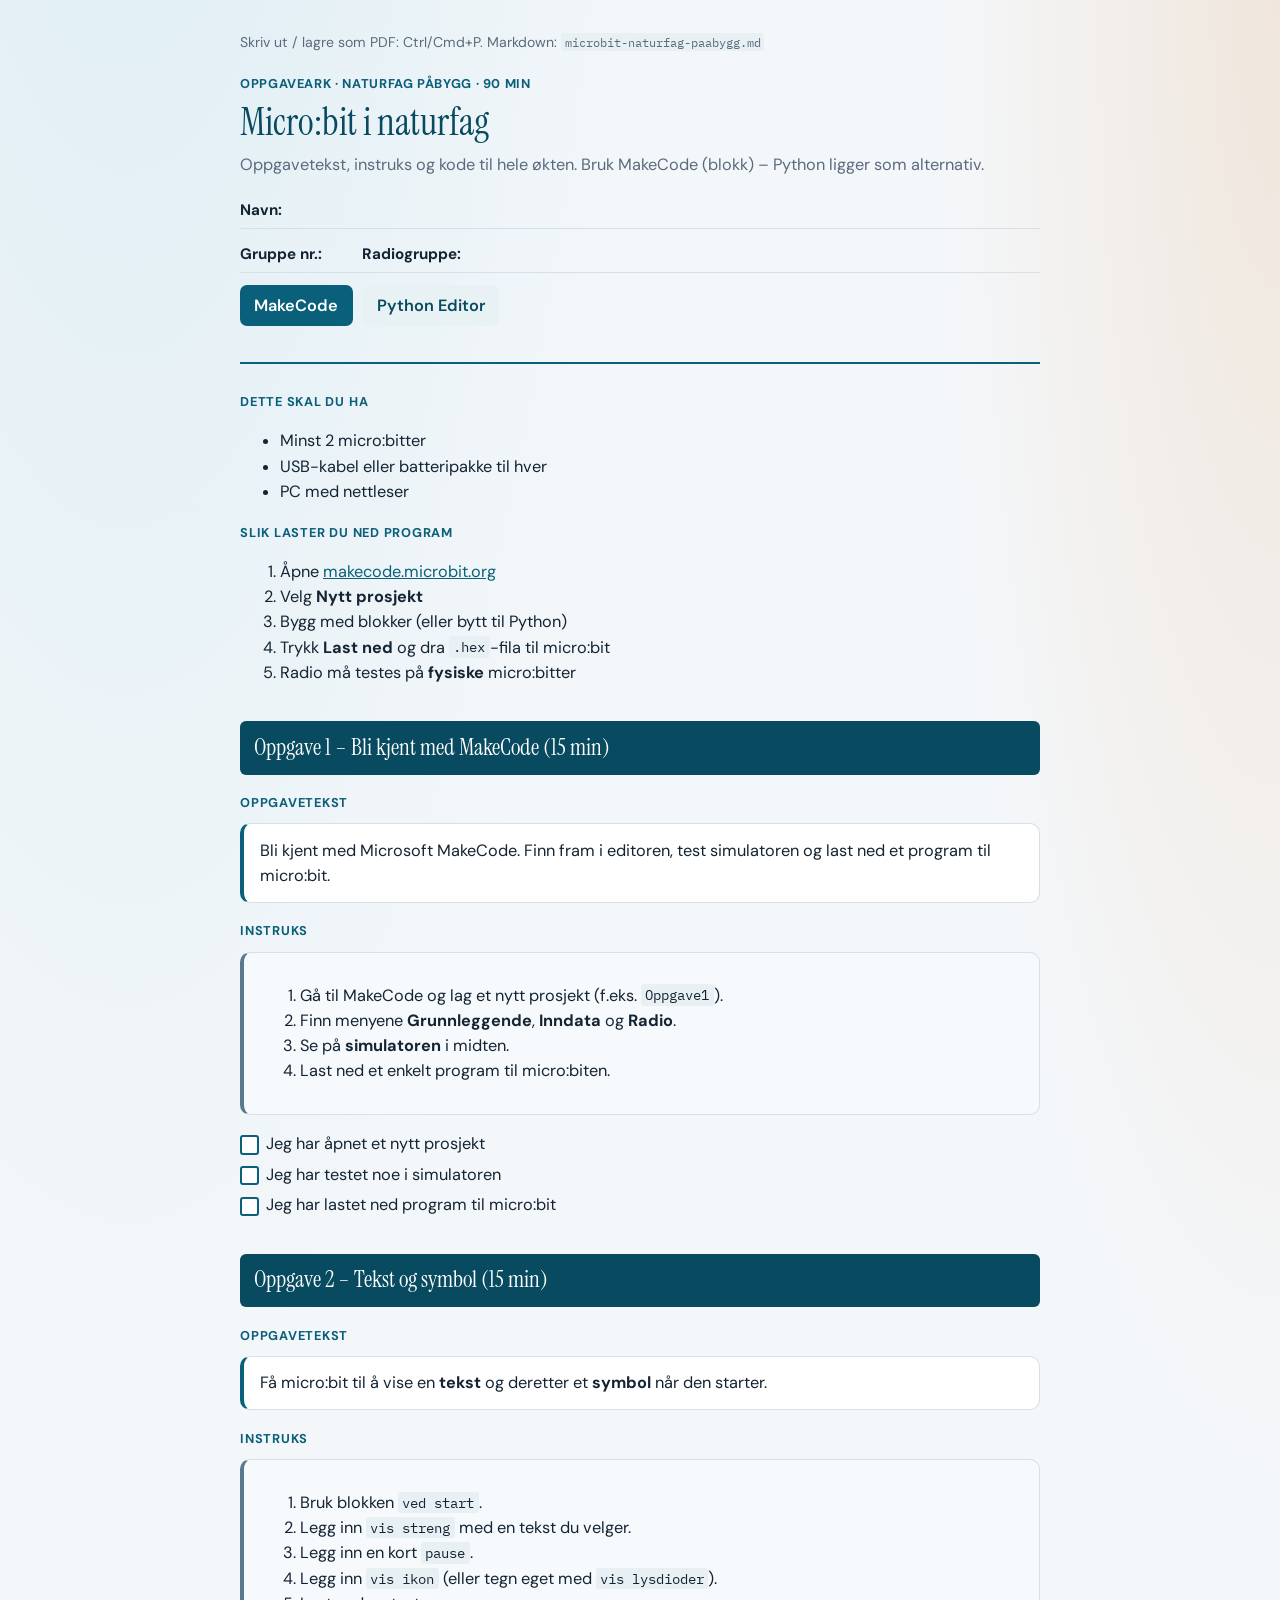
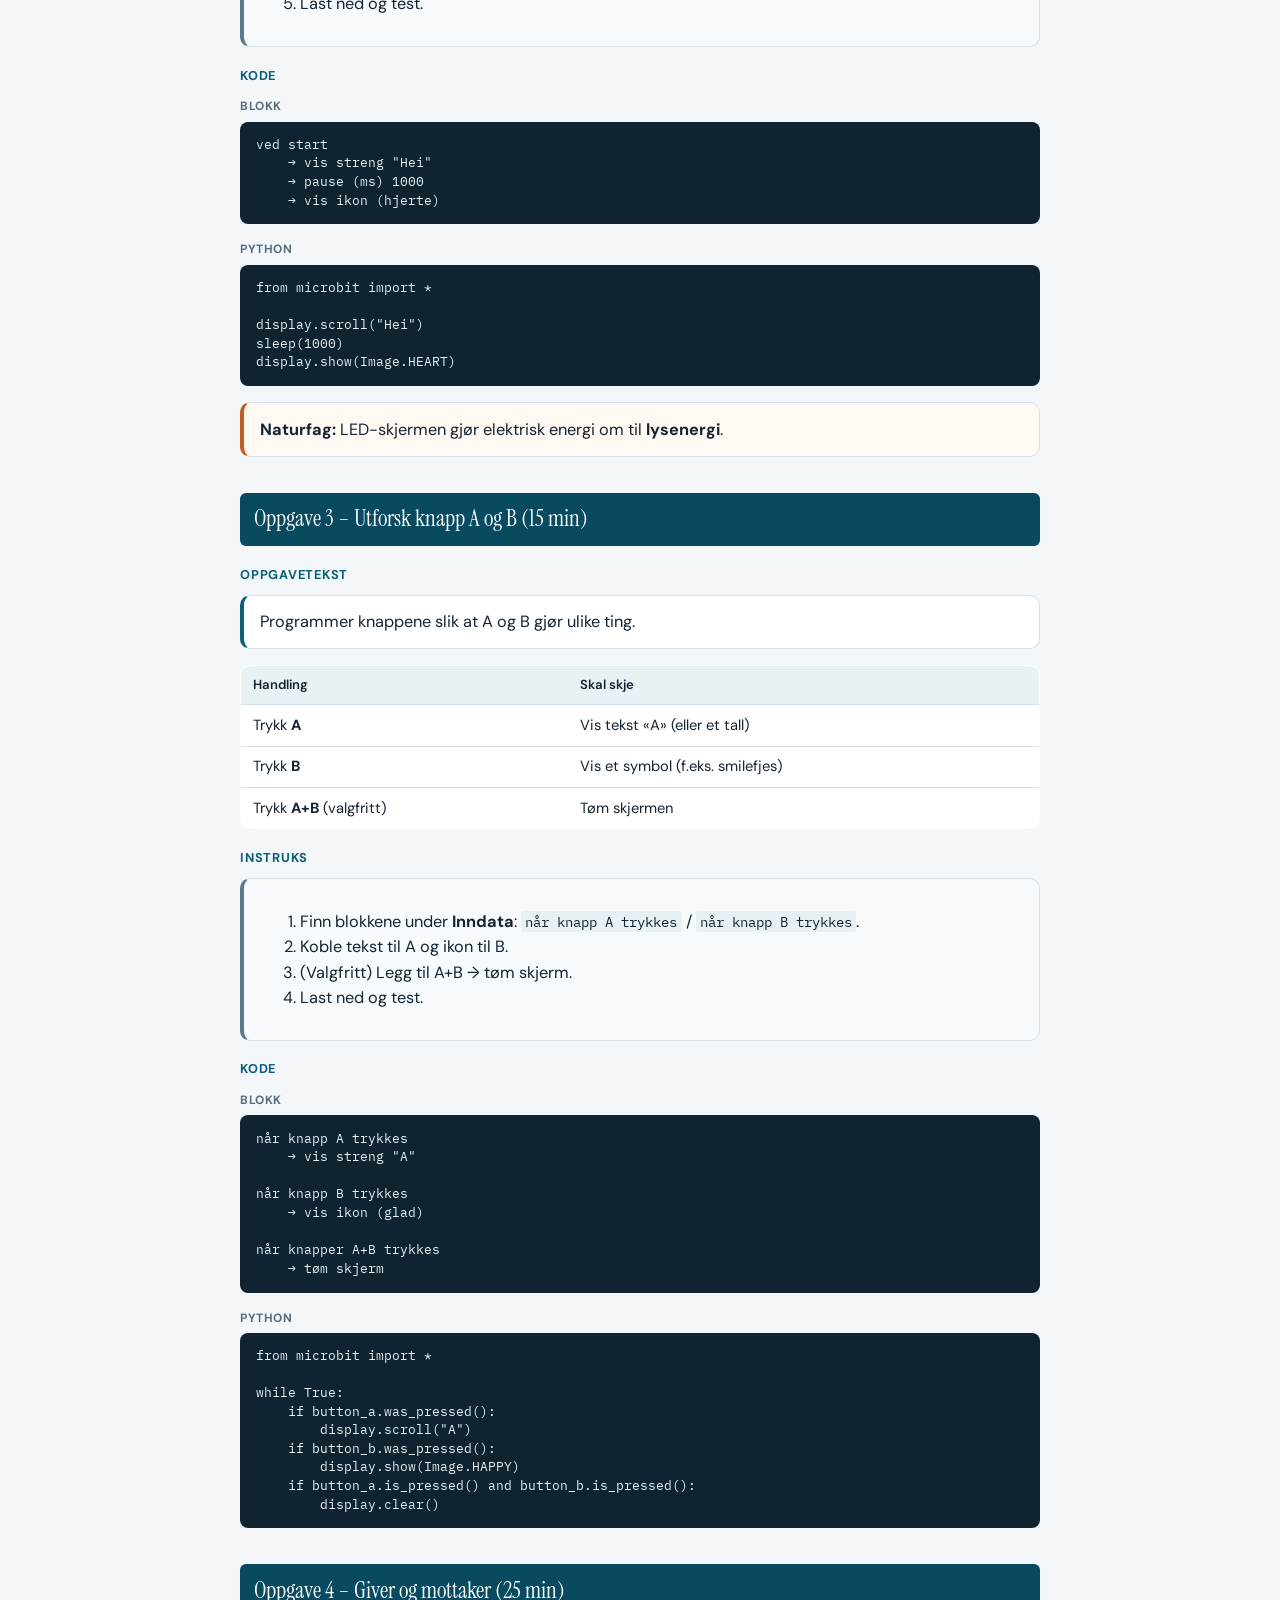
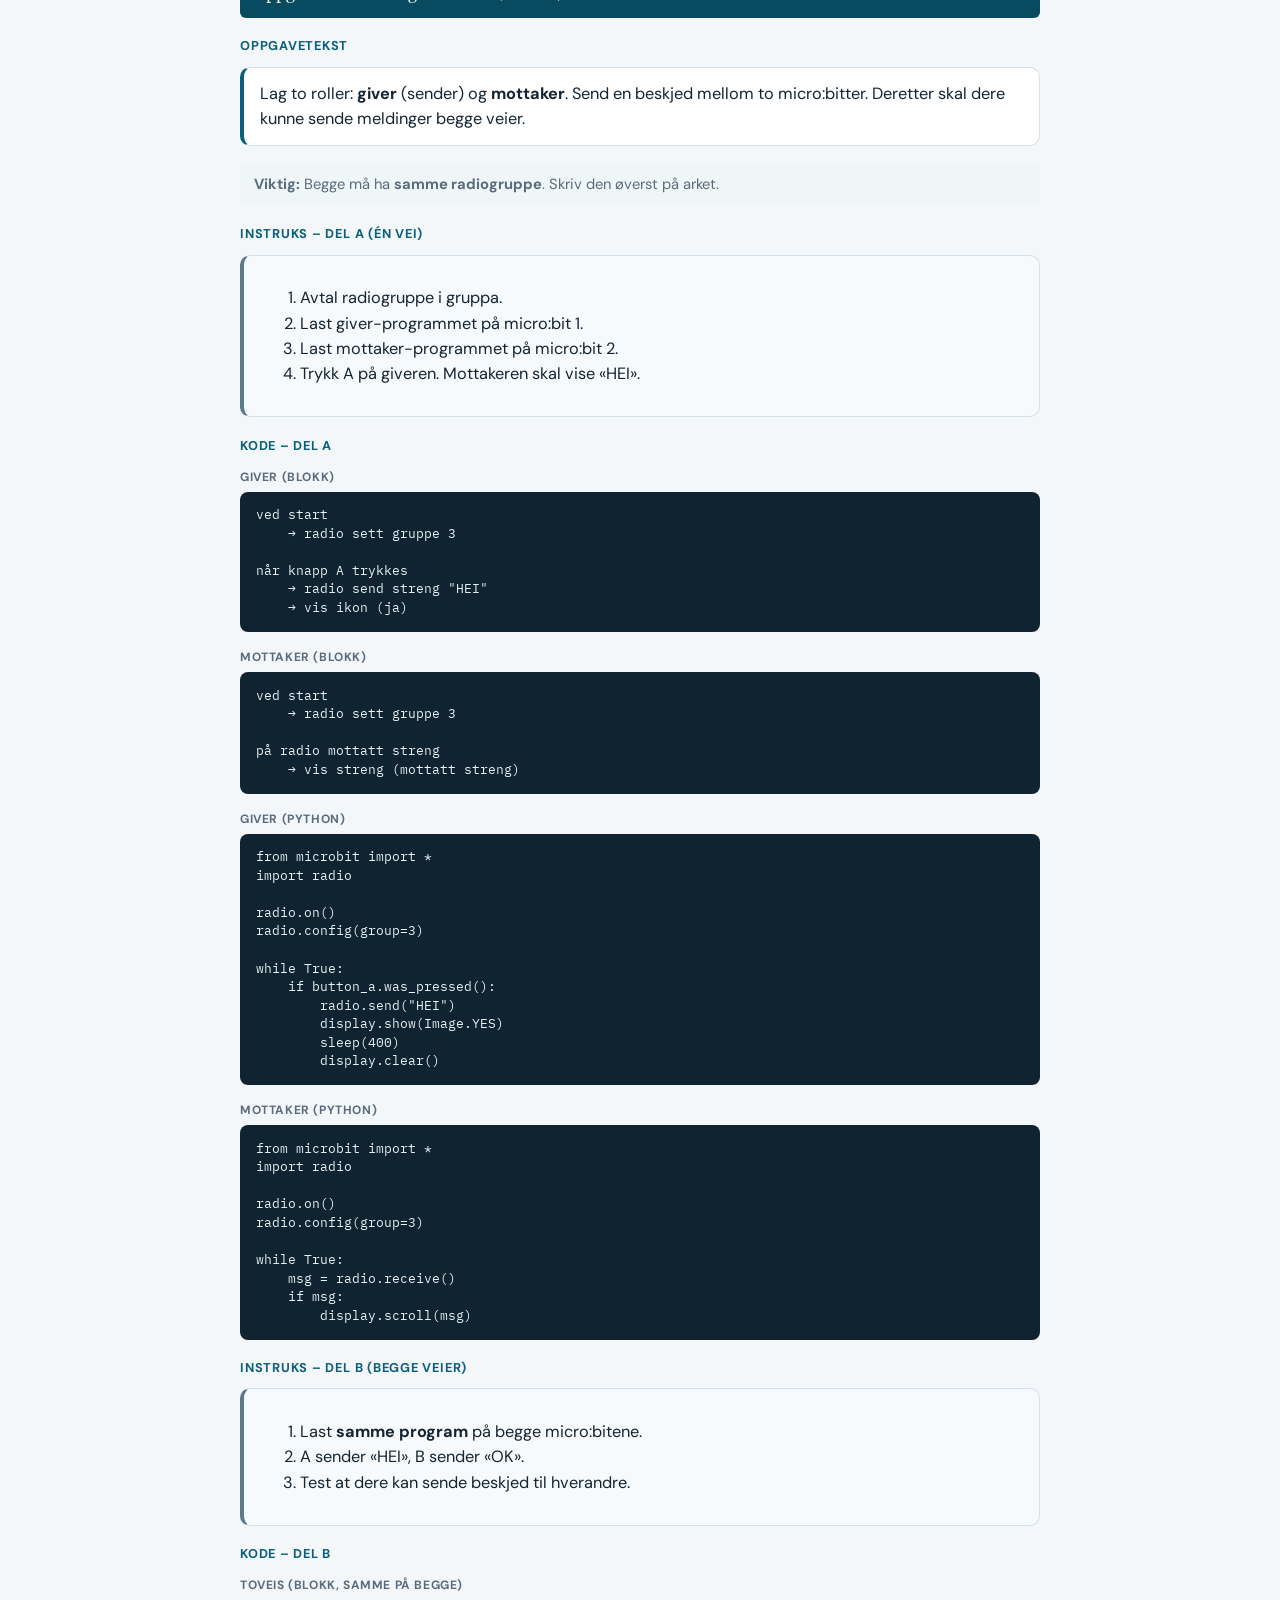
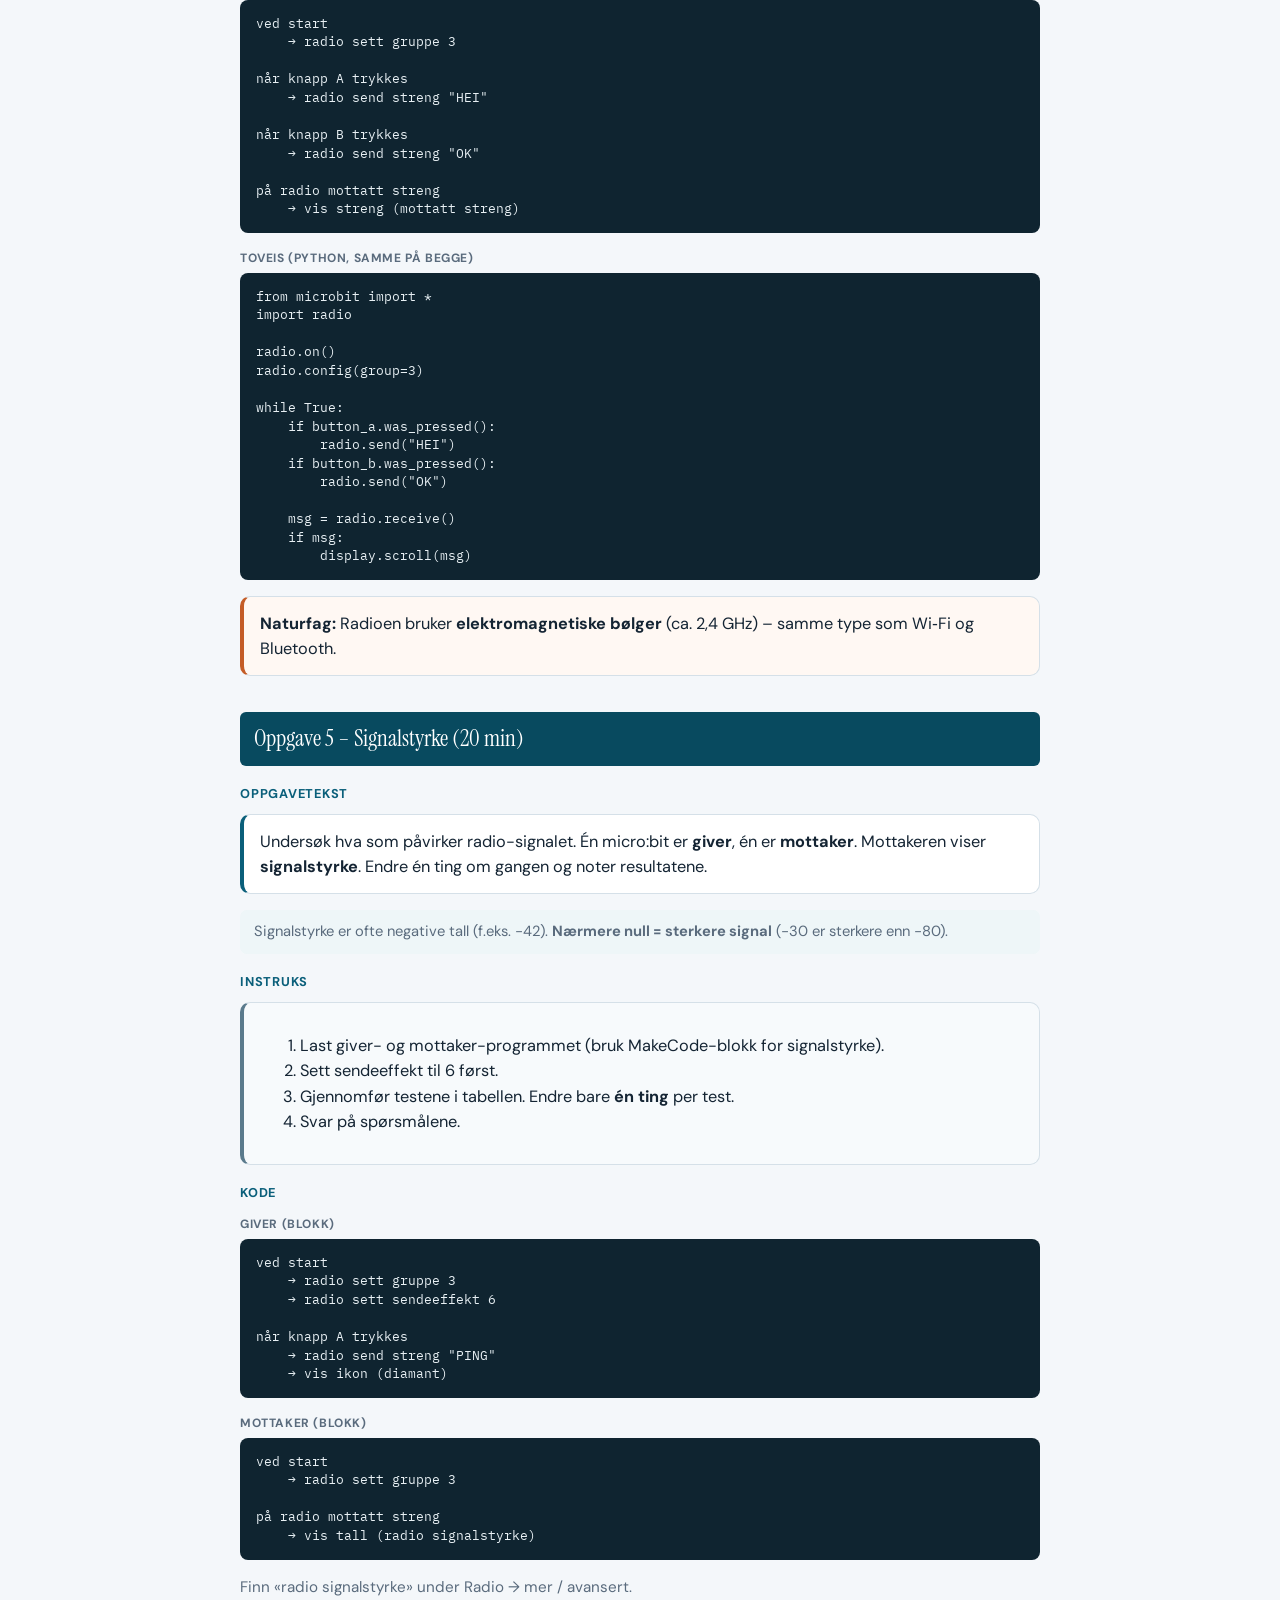
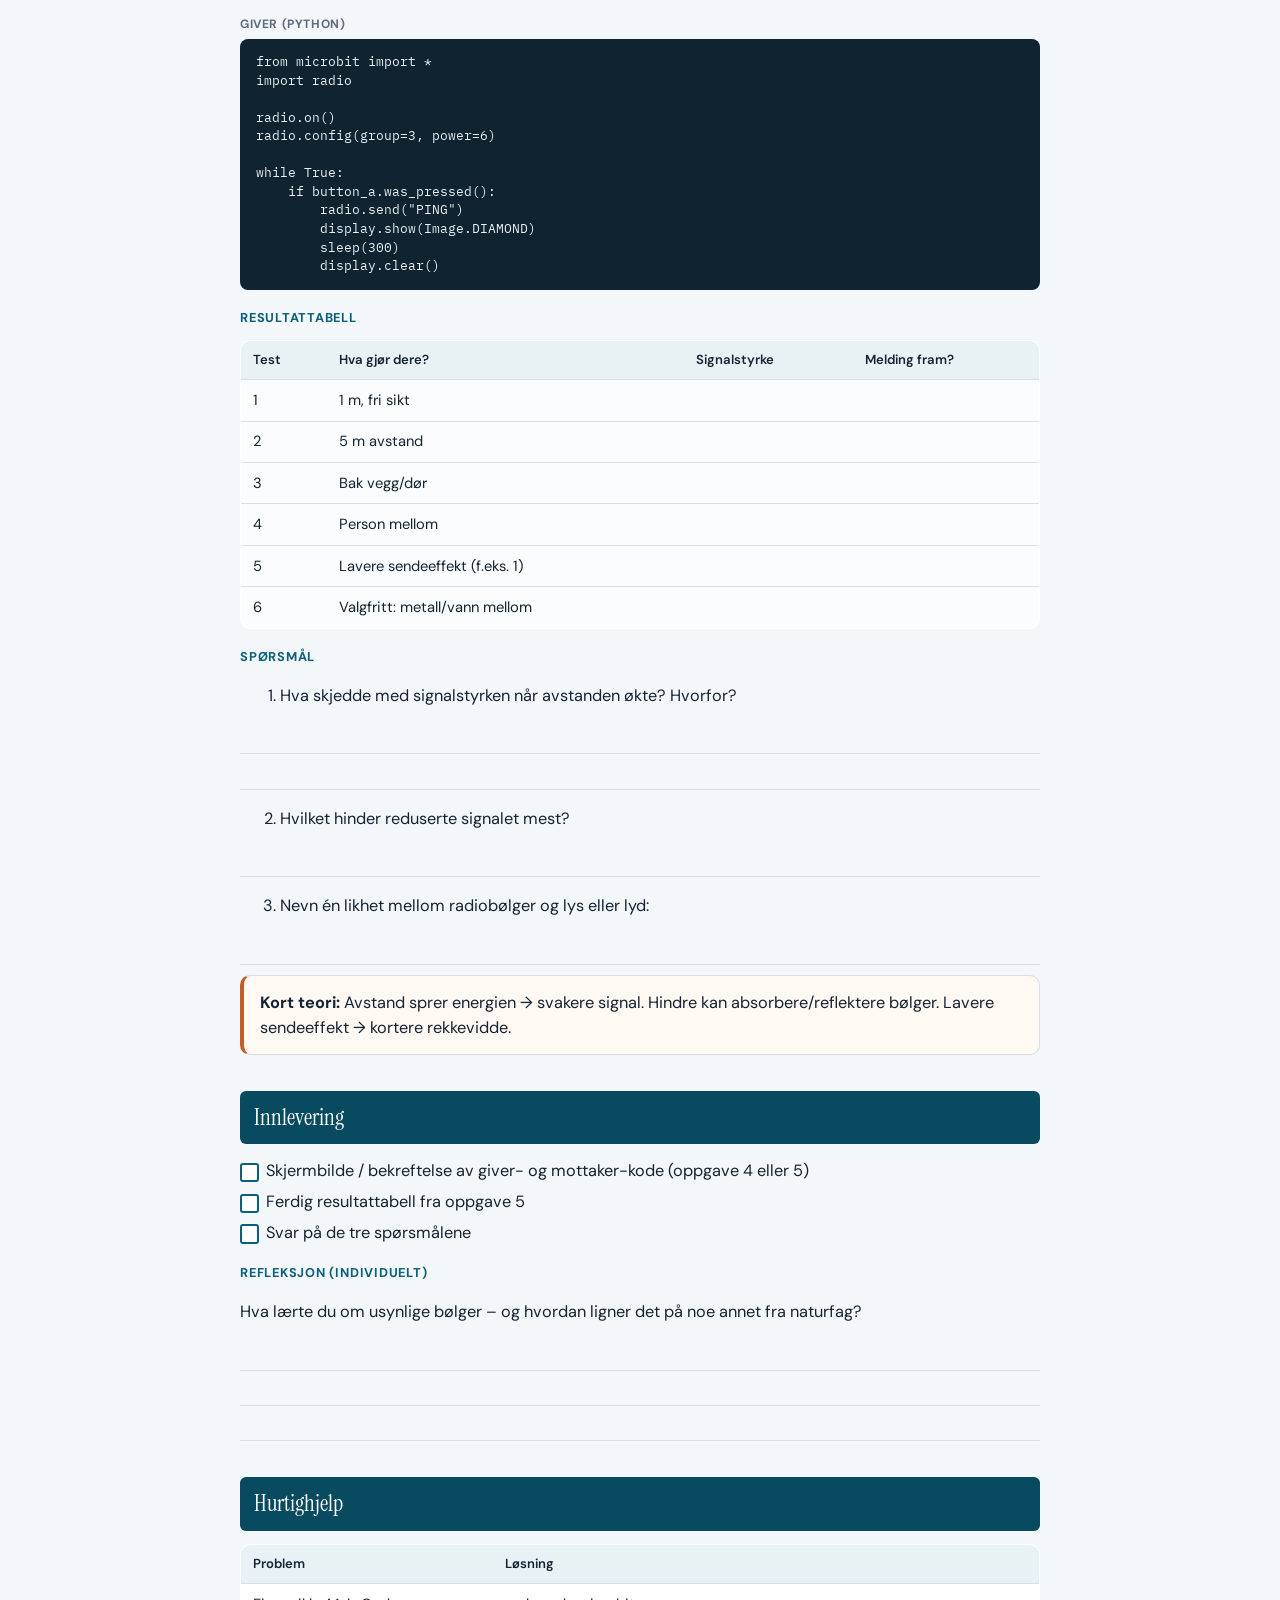
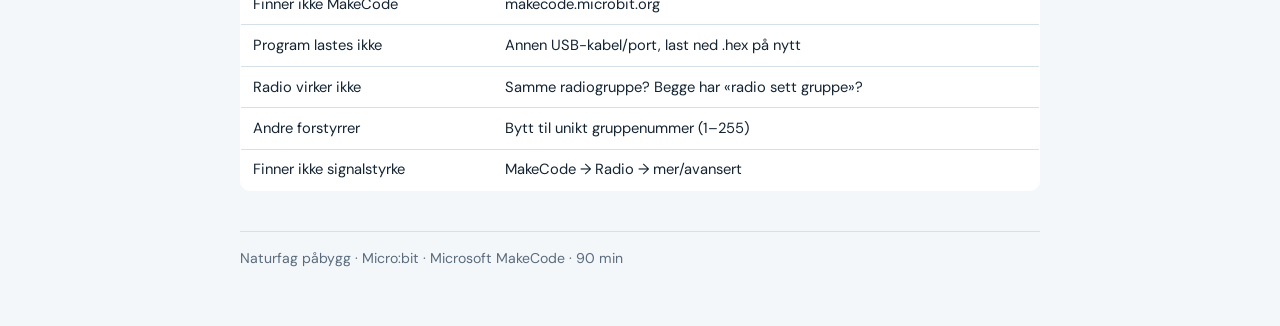
<file: microbit-naturfag.html>
<!DOCTYPE html>
<html lang="nb">
<head>
  <meta charset="UTF-8">
  <meta name="viewport" content="width=device-width, initial-scale=1.0">
  <meta name="description" content="Oppgaveark: Micro:bit i naturfag for påbygg – oppgavetekst, instruks og kode. 90 minutter.">
  <title>Oppgaveark: Micro:bit i naturfag – påbygg</title>
  <link rel="preconnect" href="https://fonts.googleapis.com">
  <link rel="preconnect" href="https://fonts.gstatic.com" crossorigin>
  <link href="https://fonts.googleapis.com/css2?family=DM+Sans:ital,opsz,wght@0,9..40,400;0,9..40,500;0,9..40,600;0,9..40,700;1,9..40,400&family=IBM+Plex+Mono:wght@400;500&family=Instrument+Serif:ital@0;1&display=swap" rel="stylesheet">
  <style>
    :root {
      --bg: #f4f7fa;
      --surface: #ffffff;
      --text: #142433;
      --muted: #5a6b7d;
      --primary: #0a5f7a;
      --primary-dark: #084a5f;
      --accent: #c45c26;
      --border: #d5e0e8;
      --code-bg: #0f2430;
      --radius: 10px;
      --font: "DM Sans", system-ui, sans-serif;
      --serif: "Instrument Serif", Georgia, serif;
      --mono: "IBM Plex Mono", ui-monospace, monospace;
      --max: 800px;
    }

    * { box-sizing: border-box; }

    body {
      margin: 0;
      font-family: var(--font);
      font-size: 1.02rem;
      line-height: 1.55;
      color: var(--text);
      background:
        radial-gradient(ellipse 80% 50% at 10% -10%, #d8ebf2 0%, transparent 55%),
        radial-gradient(ellipse 60% 40% at 100% 0%, #f0e6dc 0%, transparent 45%),
        var(--bg);
    }

    .wrap {
      width: min(100% - 2rem, var(--max));
      margin: 0 auto;
      padding: 2rem 0 3.5rem;
    }

    header {
      margin-bottom: 1.75rem;
      padding-bottom: 1.25rem;
      border-bottom: 2px solid var(--primary);
    }

    .eyebrow {
      margin: 0 0 0.4rem;
      font-size: 0.8rem;
      font-weight: 700;
      letter-spacing: 0.05em;
      text-transform: uppercase;
      color: var(--primary);
    }

    h1 {
      margin: 0 0 0.5rem;
      font-family: var(--serif);
      font-size: clamp(1.85rem, 4.5vw, 2.4rem);
      font-weight: 400;
      line-height: 1.15;
      color: var(--primary-dark);
    }

    .lead {
      margin: 0 0 1rem;
      color: var(--muted);
    }

    .fill-in {
      display: grid;
      gap: 0.5rem;
      margin-top: 1rem;
      font-size: 0.95rem;
    }

    .fill-in span {
      display: block;
      border-bottom: 1px solid var(--border);
      padding: 0.35rem 0;
    }

    h2 {
      margin: 2.25rem 0 0.85rem;
      padding: 0.55rem 0.85rem;
      font-family: var(--serif);
      font-size: 1.45rem;
      font-weight: 400;
      color: #fff;
      background: var(--primary-dark);
      border-radius: 6px;
    }

    h3 {
      margin: 1.15rem 0 0.4rem;
      font-size: 0.8rem;
      font-weight: 700;
      letter-spacing: 0.06em;
      text-transform: uppercase;
      color: var(--primary);
    }

    p, li { color: var(--text); }
    a { color: var(--primary); }
    .muted { color: var(--muted); font-size: 0.95rem; }

    .box {
      margin: 0.65rem 0 1rem;
      padding: 0.85rem 1rem;
      background: var(--surface);
      border: 1px solid var(--border);
      border-radius: var(--radius);
    }

    .box.oppgave { border-left: 4px solid var(--primary); }
    .box.instruks { border-left: 4px solid #5a7a8c; background: #f7fafc; }
    .box.science { border-left: 4px solid var(--accent); background: #fff8f3; }

    table {
      width: 100%;
      border-collapse: collapse;
      margin: 0.75rem 0 1.1rem;
      font-size: 0.92rem;
      background: var(--surface);
      border: 1px solid var(--border);
      border-radius: var(--radius);
      overflow: hidden;
    }

    th, td {
      padding: 0.55rem 0.75rem;
      text-align: left;
      border-bottom: 1px solid var(--border);
      vertical-align: top;
    }

    th {
      background: #e8f2f5;
      font-weight: 600;
      font-size: 0.82rem;
    }

    tr:last-child td { border-bottom: none; }
    .write-row td { height: 2.2rem; background: #fafcfd; }

    pre {
      margin: 0.35rem 0 1rem;
      padding: 0.9rem 1rem;
      overflow-x: auto;
      font-family: var(--mono);
      font-size: 0.8rem;
      line-height: 1.45;
      color: #e8f0f4;
      background: var(--code-bg);
      border-radius: 8px;
    }

    code {
      font-family: var(--mono);
      font-size: 0.88em;
      background: #e8f0f4;
      padding: 0.08em 0.3em;
      border-radius: 3px;
    }

    pre code {
      background: none;
      padding: 0;
      color: inherit;
      font-size: inherit;
    }

    .code-label {
      margin: 0.75rem 0 0.25rem;
      font-size: 0.75rem;
      font-weight: 700;
      letter-spacing: 0.05em;
      text-transform: uppercase;
      color: var(--muted);
    }

    .checklist {
      list-style: none;
      padding: 0;
      margin: 0.5rem 0;
    }

    .checklist li {
      margin: 0.35rem 0;
      padding-left: 1.6rem;
      position: relative;
    }

    .checklist li::before {
      content: "";
      position: absolute;
      left: 0;
      top: 0.3rem;
      width: 0.95rem;
      height: 0.95rem;
      border: 2px solid var(--primary);
      border-radius: 3px;
      background: #fff;
    }

    .tools {
      display: flex;
      flex-wrap: wrap;
      gap: 0.6rem;
      margin: 0.75rem 0 1rem;
    }

    .tools a {
      display: inline-block;
      padding: 0.5rem 0.9rem;
      font-weight: 600;
      text-decoration: none;
      color: #fff;
      background: var(--primary);
      border-radius: 7px;
    }

    .tools a.secondary {
      color: var(--primary-dark);
      background: #e8f2f5;
    }

    .lines {
      margin: 0.5rem 0 0;
    }

    .lines div {
      border-bottom: 1px solid var(--border);
      min-height: 1.85rem;
      margin-bottom: 0.35rem;
    }

    .note {
      margin: 0.5rem 0 0.85rem;
      padding: 0.65rem 0.85rem;
      font-size: 0.92rem;
      color: var(--muted);
      background: #eef6f8;
      border-radius: 7px;
    }

    footer {
      margin-top: 2.5rem;
      padding-top: 1rem;
      border-top: 1px solid var(--border);
      font-size: 0.88rem;
      color: var(--muted);
    }

    .print-hint {
      margin: 0 0 1.25rem;
      font-size: 0.88rem;
      color: var(--muted);
    }

    @media print {
      body { background: #fff; font-size: 11pt; }
      .print-hint, .tools { display: none; }
      h2 { break-after: avoid; background: #ddd !important; color: #000 !important; -webkit-print-color-adjust: exact; print-color-adjust: exact; }
      .box, table, pre { break-inside: avoid; }
      pre {
        white-space: pre-wrap;
        border: 1px solid #bbb;
        color: #111;
        background: #f4f4f4;
      }
      a { color: inherit; text-decoration: none; }
    }
  </style>
</head>
<body>
  <div class="wrap">
    <p class="print-hint">Skriv ut / lagre som PDF: Ctrl/Cmd+P. Markdown: <code>microbit-naturfag-paabygg.md</code></p>

    <header>
      <p class="eyebrow">Oppgaveark · Naturfag påbygg · 90 min</p>
      <h1>Micro:bit i naturfag</h1>
      <p class="lead">Oppgavetekst, instruks og kode til hele økten. Bruk MakeCode (blokk) – Python ligger som alternativ.</p>
      <div class="fill-in">
        <span><strong>Navn:</strong></span>
        <span><strong>Gruppe nr.:</strong> &nbsp;&nbsp;&nbsp;&nbsp;&nbsp;&nbsp;&nbsp;&nbsp; <strong>Radiogruppe:</strong></span>
      </div>
      <div class="tools">
        <a href="https://makecode.microbit.org" target="_blank" rel="noopener">MakeCode</a>
        <a class="secondary" href="https://python.microbit.org" target="_blank" rel="noopener">Python Editor</a>
      </div>
    </header>

    <section>
      <h3>Dette skal du ha</h3>
      <ul>
        <li>Minst 2 micro:bitter</li>
        <li>USB-kabel eller batteripakke til hver</li>
        <li>PC med nettleser</li>
      </ul>

      <h3>Slik laster du ned program</h3>
      <ol>
        <li>Åpne <a href="https://makecode.microbit.org" target="_blank" rel="noopener">makecode.microbit.org</a></li>
        <li>Velg <strong>Nytt prosjekt</strong></li>
        <li>Bygg med blokker (eller bytt til Python)</li>
        <li>Trykk <strong>Last ned</strong> og dra <code>.hex</code>-fila til micro:bit</li>
        <li>Radio må testes på <strong>fysiske</strong> micro:bitter</li>
      </ol>
    </section>

    <!-- OPPGAVE 1 -->
    <section>
      <h2>Oppgave 1 – Bli kjent med MakeCode (15 min)</h2>

      <h3>Oppgavetekst</h3>
      <div class="box oppgave">
        Bli kjent med Microsoft MakeCode. Finn fram i editoren, test simulatoren og last ned et program til micro:bit.
      </div>

      <h3>Instruks</h3>
      <div class="box instruks">
        <ol>
          <li>Gå til MakeCode og lag et nytt prosjekt (f.eks. <code>Oppgave1</code>).</li>
          <li>Finn menyene <strong>Grunnleggende</strong>, <strong>Inndata</strong> og <strong>Radio</strong>.</li>
          <li>Se på <strong>simulatoren</strong> i midten.</li>
          <li>Last ned et enkelt program til micro:biten.</li>
        </ol>
      </div>

      <ul class="checklist">
        <li>Jeg har åpnet et nytt prosjekt</li>
        <li>Jeg har testet noe i simulatoren</li>
        <li>Jeg har lastet ned program til micro:bit</li>
      </ul>
    </section>

    <!-- OPPGAVE 2 -->
    <section>
      <h2>Oppgave 2 – Tekst og symbol (15 min)</h2>

      <h3>Oppgavetekst</h3>
      <div class="box oppgave">
        Få micro:bit til å vise en <strong>tekst</strong> og deretter et <strong>symbol</strong> når den starter.
      </div>

      <h3>Instruks</h3>
      <div class="box instruks">
        <ol>
          <li>Bruk blokken <code>ved start</code>.</li>
          <li>Legg inn <code>vis streng</code> med en tekst du velger.</li>
          <li>Legg inn en kort <code>pause</code>.</li>
          <li>Legg inn <code>vis ikon</code> (eller tegn eget med <code>vis lysdioder</code>).</li>
          <li>Last ned og test.</li>
        </ol>
      </div>

      <h3>Kode</h3>
      <p class="code-label">Blokk</p>
<pre><code>ved start
    → vis streng "Hei"
    → pause (ms) 1000
    → vis ikon (hjerte)</code></pre>

      <p class="code-label">Python</p>
<pre><code>from microbit import *

display.scroll("Hei")
sleep(1000)
display.show(Image.HEART)</code></pre>

      <div class="box science">
        <strong>Naturfag:</strong> LED-skjermen gjør elektrisk energi om til <strong>lysenergi</strong>.
      </div>
    </section>

    <!-- OPPGAVE 3 -->
    <section>
      <h2>Oppgave 3 – Utforsk knapp A og B (15 min)</h2>

      <h3>Oppgavetekst</h3>
      <div class="box oppgave">
        Programmer knappene slik at A og B gjør ulike ting.
      </div>

      <table>
        <thead>
          <tr><th>Handling</th><th>Skal skje</th></tr>
        </thead>
        <tbody>
          <tr><td>Trykk <strong>A</strong></td><td>Vis tekst «A» (eller et tall)</td></tr>
          <tr><td>Trykk <strong>B</strong></td><td>Vis et symbol (f.eks. smilefjes)</td></tr>
          <tr><td>Trykk <strong>A+B</strong> (valgfritt)</td><td>Tøm skjermen</td></tr>
        </tbody>
      </table>

      <h3>Instruks</h3>
      <div class="box instruks">
        <ol>
          <li>Finn blokkene under <strong>Inndata</strong>: <code>når knapp A trykkes</code> / <code>når knapp B trykkes</code>.</li>
          <li>Koble tekst til A og ikon til B.</li>
          <li>(Valgfritt) Legg til A+B → tøm skjerm.</li>
          <li>Last ned og test.</li>
        </ol>
      </div>

      <h3>Kode</h3>
      <p class="code-label">Blokk</p>
<pre><code>når knapp A trykkes
    → vis streng "A"

når knapp B trykkes
    → vis ikon (glad)

når knapper A+B trykkes
    → tøm skjerm</code></pre>

      <p class="code-label">Python</p>
<pre><code>from microbit import *

while True:
    if button_a.was_pressed():
        display.scroll("A")
    if button_b.was_pressed():
        display.show(Image.HAPPY)
    if button_a.is_pressed() and button_b.is_pressed():
        display.clear()</code></pre>
    </section>

    <!-- OPPGAVE 4 -->
    <section>
      <h2>Oppgave 4 – Giver og mottaker (25 min)</h2>

      <h3>Oppgavetekst</h3>
      <div class="box oppgave">
        Lag to roller: <strong>giver</strong> (sender) og <strong>mottaker</strong>. Send en beskjed mellom to micro:bitter. Deretter skal dere kunne sende meldinger begge veier.
      </div>
      <p class="note"><strong>Viktig:</strong> Begge må ha <strong>samme radiogruppe</strong>. Skriv den øverst på arket.</p>

      <h3>Instruks – del A (én vei)</h3>
      <div class="box instruks">
        <ol>
          <li>Avtal radiogruppe i gruppa.</li>
          <li>Last giver-programmet på micro:bit 1.</li>
          <li>Last mottaker-programmet på micro:bit 2.</li>
          <li>Trykk A på giveren. Mottakeren skal vise «HEI».</li>
        </ol>
      </div>

      <h3>Kode – del A</h3>
      <p class="code-label">Giver (blokk)</p>
<pre><code>ved start
    → radio sett gruppe 3

når knapp A trykkes
    → radio send streng "HEI"
    → vis ikon (ja)</code></pre>

      <p class="code-label">Mottaker (blokk)</p>
<pre><code>ved start
    → radio sett gruppe 3

på radio mottatt streng
    → vis streng (mottatt streng)</code></pre>

      <p class="code-label">Giver (Python)</p>
<pre><code>from microbit import *
import radio

radio.on()
radio.config(group=3)

while True:
    if button_a.was_pressed():
        radio.send("HEI")
        display.show(Image.YES)
        sleep(400)
        display.clear()</code></pre>

      <p class="code-label">Mottaker (Python)</p>
<pre><code>from microbit import *
import radio

radio.on()
radio.config(group=3)

while True:
    msg = radio.receive()
    if msg:
        display.scroll(msg)</code></pre>

      <h3>Instruks – del B (begge veier)</h3>
      <div class="box instruks">
        <ol>
          <li>Last <strong>samme program</strong> på begge micro:bitene.</li>
          <li>A sender «HEI», B sender «OK».</li>
          <li>Test at dere kan sende beskjed til hverandre.</li>
        </ol>
      </div>

      <h3>Kode – del B</h3>
      <p class="code-label">Toveis (blokk, samme på begge)</p>
<pre><code>ved start
    → radio sett gruppe 3

når knapp A trykkes
    → radio send streng "HEI"

når knapp B trykkes
    → radio send streng "OK"

på radio mottatt streng
    → vis streng (mottatt streng)</code></pre>

      <p class="code-label">Toveis (Python, samme på begge)</p>
<pre><code>from microbit import *
import radio

radio.on()
radio.config(group=3)

while True:
    if button_a.was_pressed():
        radio.send("HEI")
    if button_b.was_pressed():
        radio.send("OK")

    msg = radio.receive()
    if msg:
        display.scroll(msg)</code></pre>

      <div class="box science">
        <strong>Naturfag:</strong> Radioen bruker <strong>elektromagnetiske bølger</strong> (ca. 2,4&nbsp;GHz) – samme type som Wi‑Fi og Bluetooth.
      </div>
    </section>

    <!-- OPPGAVE 5 -->
    <section>
      <h2>Oppgave 5 – Signalstyrke (20 min)</h2>

      <h3>Oppgavetekst</h3>
      <div class="box oppgave">
        Undersøk hva som påvirker radio-signalet. Én micro:bit er <strong>giver</strong>, én er <strong>mottaker</strong>.
        Mottakeren viser <strong>signalstyrke</strong>. Endre én ting om gangen og noter resultatene.
      </div>
      <p class="note">Signalstyrke er ofte negative tall (f.eks. −42). <strong>Nærmere null = sterkere signal</strong> (−30 er sterkere enn −80).</p>

      <h3>Instruks</h3>
      <div class="box instruks">
        <ol>
          <li>Last giver- og mottaker-programmet (bruk MakeCode-blokk for signalstyrke).</li>
          <li>Sett sendeeffekt til 6 først.</li>
          <li>Gjennomfør testene i tabellen. Endre bare <strong>én ting</strong> per test.</li>
          <li>Svar på spørsmålene.</li>
        </ol>
      </div>

      <h3>Kode</h3>
      <p class="code-label">Giver (blokk)</p>
<pre><code>ved start
    → radio sett gruppe 3
    → radio sett sendeeffekt 6

når knapp A trykkes
    → radio send streng "PING"
    → vis ikon (diamant)</code></pre>

      <p class="code-label">Mottaker (blokk)</p>
<pre><code>ved start
    → radio sett gruppe 3

på radio mottatt streng
    → vis tall (radio signalstyrke)</code></pre>
      <p class="muted">Finn «radio signalstyrke» under Radio → mer / avansert.</p>

      <p class="code-label">Giver (Python)</p>
<pre><code>from microbit import *
import radio

radio.on()
radio.config(group=3, power=6)

while True:
    if button_a.was_pressed():
        radio.send("PING")
        display.show(Image.DIAMOND)
        sleep(300)
        display.clear()</code></pre>

      <h3>Resultattabell</h3>
      <table>
        <thead>
          <tr>
            <th>Test</th>
            <th>Hva gjør dere?</th>
            <th>Signalstyrke</th>
            <th>Melding fram?</th>
          </tr>
        </thead>
        <tbody>
          <tr class="write-row"><td>1</td><td>1 m, fri sikt</td><td></td><td></td></tr>
          <tr class="write-row"><td>2</td><td>5 m avstand</td><td></td><td></td></tr>
          <tr class="write-row"><td>3</td><td>Bak vegg/dør</td><td></td><td></td></tr>
          <tr class="write-row"><td>4</td><td>Person mellom</td><td></td><td></td></tr>
          <tr class="write-row"><td>5</td><td>Lavere sendeeffekt (f.eks. 1)</td><td></td><td></td></tr>
          <tr class="write-row"><td>6</td><td>Valgfritt: metall/vann mellom</td><td></td><td></td></tr>
        </tbody>
      </table>

      <h3>Spørsmål</h3>
      <ol>
        <li>Hva skjedde med signalstyrken når avstanden økte? Hvorfor?</li>
      </ol>
      <div class="lines"><div></div><div></div></div>
      <ol start="2">
        <li>Hvilket hinder reduserte signalet mest?</li>
      </ol>
      <div class="lines"><div></div></div>
      <ol start="3">
        <li>Nevn én likhet mellom radiobølger og lys eller lyd:</li>
      </ol>
      <div class="lines"><div></div></div>

      <div class="box science">
        <strong>Kort teori:</strong>
        Avstand sprer energien → svakere signal.
        Hindre kan absorbere/reflektere bølger.
        Lavere sendeeffekt → kortere rekkevidde.
      </div>
    </section>

    <!-- INNLEVERING -->
    <section>
      <h2>Innlevering</h2>
      <ul class="checklist">
        <li>Skjermbilde / bekreftelse av giver- og mottaker-kode (oppgave 4 eller 5)</li>
        <li>Ferdig resultattabell fra oppgave 5</li>
        <li>Svar på de tre spørsmålene</li>
      </ul>

      <h3>Refleksjon (individuelt)</h3>
      <p>Hva lærte du om usynlige bølger – og hvordan ligner det på noe annet fra naturfag?</p>
      <div class="lines">
        <div></div>
        <div></div>
        <div></div>
      </div>
    </section>

    <section>
      <h2>Hurtighjelp</h2>
      <table>
        <thead>
          <tr><th>Problem</th><th>Løsning</th></tr>
        </thead>
        <tbody>
          <tr><td>Finner ikke MakeCode</td><td>makecode.microbit.org</td></tr>
          <tr><td>Program lastes ikke</td><td>Annen USB-kabel/port, last ned .hex på nytt</td></tr>
          <tr><td>Radio virker ikke</td><td>Samme radiogruppe? Begge har «radio sett gruppe»?</td></tr>
          <tr><td>Andre forstyrrer</td><td>Bytt til unikt gruppenummer (1–255)</td></tr>
          <tr><td>Finner ikke signalstyrke</td><td>MakeCode → Radio → mer/avansert</td></tr>
        </tbody>
      </table>
    </section>

    <footer>
      Naturfag påbygg · Micro:bit · Microsoft MakeCode · 90 min
    </footer>
  </div>
</body>
</html>
</file>
